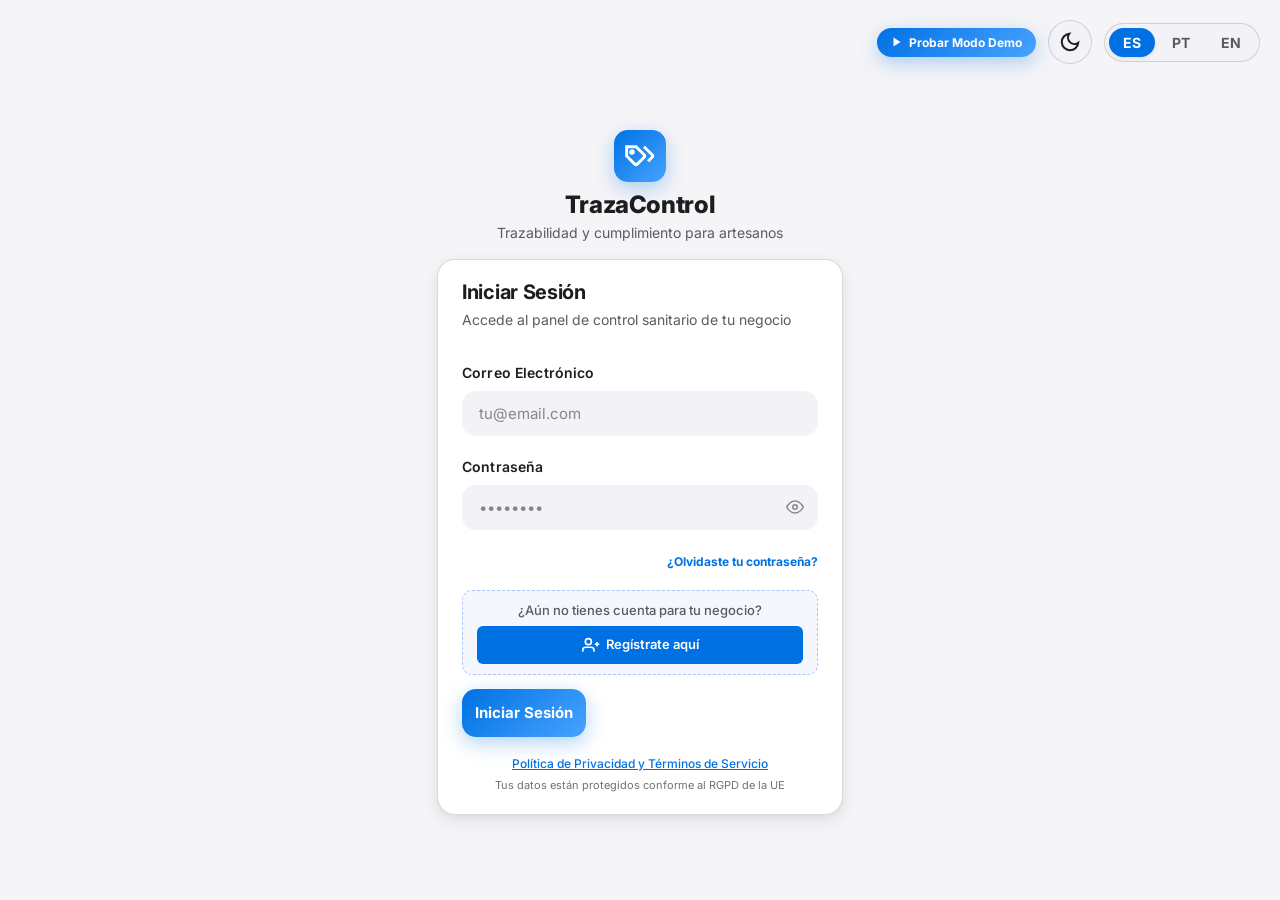
<file: public/index.html>
<!DOCTYPE html>
<html lang="es">
<head>
    <meta charset="UTF-8">
    <meta name="viewport" content="width=device-width, initial-scale=1.0, maximum-scale=5.0, viewport-fit=cover">
    <meta name="description" content="TrazaControl — Sistema Integral de Trazabilidad, APPCC y Seguridad Alimentaria para Pequeños Negocios y Artesanos Locales">
    <meta name="theme-color" content="#0071e3">
    <meta name="apple-mobile-web-app-capable" content="yes">
    <meta name="apple-mobile-web-app-status-bar-style" content="default">
    <meta name="application-name" content="TrazaControl">
    <meta name="robots" content="index, follow">

    <!-- Open Graph / Identity Metadata (Protects Against Phishing False Positives) -->
    <meta property="og:type" content="website">
    <meta property="og:site_name" content="TrazaControl">
    <meta property="og:title" content="TrazaControl — Gestión Sanitaria y Trazabilidad">
    <meta property="og:description" content="Sistema Integral de Trazabilidad, APPCC y Seguridad Alimentaria para Pequeños Negocios y Artesanos Locales">
    <meta property="og:locale" content="es_ES">

    <!-- Favicon & Touch Icons -->
    <link rel="icon" type="image/svg+xml" href="data:image/svg+xml,%3Csvg xmlns='http://www.w3.org/2000/svg' viewBox='0 0 100 100'%3E%3Crect width='100' height='100' rx='22' fill='%230071e3'/%3E%3Cpath d='M25 50 L42 67 L75 33' stroke='white' stroke-width='10' fill='none' stroke-linecap='round' stroke-linejoin='round'/%3E%3C/svg%3E">
    <link rel="apple-touch-icon" href="data:image/svg+xml,%3Csvg xmlns='http://www.w3.org/2000/svg' viewBox='0 0 100 100'%3E%3Crect width='100' height='100' rx='22' fill='%230071e3'/%3E%3Cpath d='M25 50 L42 67 L75 33' stroke='white' stroke-width='10' fill='none' stroke-linecap='round' stroke-linejoin='round'/%3E%3C/svg%3E">

    <!-- Schema.org SoftwareApplication (Signals Verified Web Application to Search Engine Crawlers) -->
    <script type="application/ld+json">
    {
      "@context": "https://schema.org",
      "@type": "WebApplication",
      "name": "TrazaControl",
      "applicationCategory": "BusinessApplication",
      "operatingSystem": "All modern browsers",
      "description": "Sistema Integral de Trazabilidad, APPCC y Seguridad Alimentaria para Pequeños Negocios y Artesanos Locales.",
      "browserRequirements": "Requires JavaScript. Requires HTML5."
    }
    </script>

    <title>TrazaControl — Gestión Sanitaria y Trazabilidad</title>

    <!-- Google Fonts: Inter -->
    <link rel="preconnect" href="https://fonts.googleapis.com">
    <link rel="preconnect" href="https://fonts.gstatic.com" crossorigin>
    <link href="https://fonts.googleapis.com/css2?family=Inter:wght@300;400;500;600;700;800&display=swap" rel="stylesheet">
    <link rel="manifest" href="manifest.json">

    <!-- CSS Design System -->
    <link rel="stylesheet" href="css/main.css?v=20261005_NAV">
    <link rel="stylesheet" href="css/animations.css?v=20261005_NAV">
    <link rel="stylesheet" href="css/components.css?v=20261005_NAV">
    <link rel="stylesheet" href="css/layout.css?v=20261005_NAV">
    <link rel="stylesheet" href="css/modules.css?v=20261005_NAV">
</head>
<body>

    <!-- Toast Notification Container -->
    <div id="toast-container" class="toast-container"></div>



    <!-- ============================================================
         AUTH SCREEN (Login / Registration / Demo Entry)
         ============================================================ -->
    <div id="auth-screen" class="auth-screen active">
        <!-- Floating Language Selector & Theme Toggle on Auth Screen -->
        <div class="auth-top-bar">
            <button type="button" id="demo-btn" class="demo-btn-top ripple-container" aria-label="Probar Modo Demo">
                <svg viewBox="0 0 24 24" fill="currentColor" width="12" height="12"><polygon points="5 3 19 12 5 21 5 3"/></svg>
                <span data-i18n="auth.try_demo">Probar Demo</span>
            </button>
            <button class="theme-toggle-btn" id="auth-theme-toggle-btn" title="Modo Oscuro / Claro" aria-label="Cambiar tema">
                <svg viewBox="0 0 24 24" fill="none" stroke="currentColor" stroke-width="2.2"><path d="M21 12.79A9 9 0 1111.21 3 7 7 0 0021 12.79z"/></svg>
            </button>
            <div class="lang-selector">
                <button type="button" class="lang-btn active" data-lang="es" onclick="App.changeLanguage('es')">ES</button>
                <button type="button" class="lang-btn" data-lang="pt" onclick="App.changeLanguage('pt')">PT</button>
                <button type="button" class="lang-btn" data-lang="en" onclick="App.changeLanguage('en')">EN</button>
            </div>
        </div>

        <div class="auth-container">
            <div class="auth-logo">
                <div class="auth-logo-icon">
                    <svg viewBox="0 0 24 24" fill="none" stroke="currentColor" stroke-width="2.2">
                        <path d="M9 5H2v7l6.29 6.29a1 1 0 001.42 0l5.58-5.58a1 1 0 000-1.42L9 5z"/>
                        <circle cx="6" cy="9" r="1"/>
                        <path d="M15 5l6.29 6.29a1 1 0 010 1.42L18 16"/>
                    </svg>
                </div>
                <h1 data-i18n="app.name">TrazaControl</h1>
                <p class="text-secondary" data-i18n="app.tagline">Gestión de Trazabilidad y APPCC para Pequeños Negocios</p>
            </div>

            <!-- Login Form Card -->
            <div id="login-form-container" class="auth-card">
                <h2 data-i18n="auth.login_title">Iniciar Sesión</h2>
                <p class="auth-subtitle" data-i18n="auth.login_subtitle">Accede al panel de control sanitario de tu negocio</p>

                <div id="login-error" class="form-error mb-4" style="text-align: center;"></div>

                <form id="login-form" method="post" action="javascript:void(0);" onsubmit="return false;" autocomplete="on">
                    <div class="form-group">
                        <label class="form-label" data-i18n="auth.email">Correo Electrónico</label>
                        <input type="email" id="login-email" name="email" class="form-input" placeholder="tu@email.com" required autocomplete="username" autocapitalize="none" autocorrect="off" spellcheck="false">
                    </div>

                    <div class="form-group">
                        <label class="form-label" data-i18n="auth.password">Contraseña</label>
                        <div class="password-wrapper">
                            <input type="password" id="login-password" name="password" class="form-input" placeholder="••••••••" required autocomplete="current-password" autocapitalize="none" autocorrect="off" spellcheck="false">
                            <button type="button" class="password-toggle-btn" onclick="Utils.togglePasswordVisibility('login-password', this)" title="Mostrar / Ocultar contraseña" aria-label="Mostrar u ocultar contraseña">
                                <svg viewBox="0 0 24 24" fill="none" stroke="currentColor" stroke-width="2"><path d="M1 12s4-8 11-8 11 8 11 8-4 8-11 8-11-8-11-8z"/><circle cx="12" cy="12" r="3"/></svg>
                            </button>
                        </div>
                    </div>

                    <div style="text-align: right; margin-top: -6px; margin-bottom: 8px;">
                        <button type="button" id="show-forgot-password" class="btn btn-ghost btn-sm" style="font-size: 12px; padding: 0; color: var(--primary);" data-i18n="auth.forgot_password">
                            ¿Olvidaste tu contraseña?
                        </button>
                    </div>

                    <!-- Apartado Regístrate (Solicitado por el usuario, ubicado justo bajo '¿Olvidaste tu contraseña?') -->
                    <div class="auth-register-box" style="margin-top: 6px; margin-bottom: 14px; padding: 10px 14px; background: rgba(37, 99, 235, 0.05); border: 1.5px dashed rgba(37, 99, 235, 0.35); border-radius: 10px; text-align: center;">
                        <div style="font-size: 13px; color: var(--text-secondary); margin-bottom: 6px; font-weight: 500;" data-i18n="auth.no_account_question">¿Aún no tienes cuenta para tu negocio?</div>
                        <button type="button" id="show-register-direct" class="btn btn-sm ripple-container" style="background: var(--primary); color: #fff; font-weight: 600; font-size: 13px; padding: 8px 12px; border: none; border-radius: 6px; display: flex; align-items: center; justify-content: center; gap: 6px; margin: 0 auto; width: 100%;">
                            <svg viewBox="0 0 24 24" width="16" height="16" fill="none" stroke="currentColor" stroke-width="2.2"><path d="M16 21v-2a4 4 0 0 0-4-4H5a4 4 0 0 0-4 4v2"/><circle cx="8.5" cy="7.5" r="4"/><line x1="20" y1="8" x2="20" y2="14"/><line x1="23" y1="11" x2="17" y2="11"/></svg>
                            <span data-i18n="auth.register_direct_btn">Regístrate aquí</span>
                        </button>
                    </div>

                    <!-- Error feedback right above submit button -->
                    <div id="login-error-bottom" class="form-error mb-3" style="text-align: center; justify-content: center; display: none;"></div>

                    <button type="submit" id="login-submit-btn" class="btn btn-primary btn-block ripple-container" style="padding: 13px; font-size: 15px;" data-i18n="auth.login_btn">
                        Iniciar Sesión
                    </button>
                </form>

                <!-- Privacy Policy & Terms of Service Footer -->
                <div class="auth-legal-footer" style="margin-top: 18px; text-align: center; font-size: 12px; color: var(--text-tertiary); line-height: 1.5;">
                    <a href="javascript:void(0)" onclick="Utils.openModal('legal-modal')" style="color: var(--primary); text-decoration: underline; cursor: pointer; font-weight: 500;" data-i18n="auth.privacy_terms_link">Política de Privacidad y Términos de Servicio</a>
                    <div style="font-size: 11px; opacity: 0.85; margin-top: 4px; color: var(--text-secondary);" data-i18n="auth.privacy_gdpr_note">Tus datos están protegidos conforme al RGPD de la UE</div>
                </div>
            </div>

            <!-- Register Form Card -->
            <div id="register-form-container" class="auth-card hidden">
                <h2 data-i18n="auth.register_title">Registrar mi Negocio</h2>
                <p class="auth-subtitle" data-i18n="auth.register_subtitle">Configura el control sanitario para tu obrador, fábrica o tienda</p>

                <div id="register-error" class="form-error mb-4" style="text-align: center;"></div>

                <form id="register-form" method="post" action="javascript:void(0);" onsubmit="return false;" autocomplete="on">
                    <div class="form-group">
                        <label class="form-label" data-i18n="auth.business_name">Nombre del Negocio / Razón Social</label>
                        <input type="text" id="register-business" class="form-input" placeholder="Ej: Panadería El Obrador / Embutidos Sierra" required>
                    </div>

                    <div class="grid-2">
                        <div class="form-group">
                            <label class="form-label" data-i18n="auth.owner_name">Responsable / Titular</label>
                            <input type="text" id="register-name" class="form-input" placeholder="Nombre y apellidos" required>
                        </div>
                        <div class="form-group">
                            <label class="form-label" data-i18n="auth.business_type">Tipo de Negocio</label>
                            <select id="register-type" class="form-select" required>
                                <option value="bakery" data-i18n="auth.business_types.bakery">Panadería / Pastelería</option>
                                <option value="butchery" data-i18n="auth.business_types.butchery">Carnicería / Charcutería / Matadero</option>
                                <option value="curing" data-i18n="auth.business_types.curing">Secadero / Jamones / Embutidos</option>
                                <option value="dairy" data-i18n="auth.business_types.dairy">Quesería / Lácteos</option>
                                <option value="canning" data-i18n="auth.business_types.canning">Conservas Artesanales</option>
                                <option value="honey" data-i18n="auth.business_types.honey">Miel / Apicultura</option>
                                <option value="brewery" data-i18n="auth.business_types.brewery">Cervecería Artesanal</option>
                                <option value="restaurant" data-i18n="auth.business_types.restaurant">Restauración / Catering</option>
                                <option value="other" data-i18n="auth.business_types.other">Otro Negocio Alimentario</option>
                            </select>
                        </div>
                    </div>

                    <div class="grid-2">
                        <div class="form-group">
                            <label class="form-label" data-i18n="auth.cif_label">NIF / CIF o Registro Sanitario</label>
                            <input type="text" id="register-cif" class="form-input" placeholder="Ej: B12345678 / ES-10.000/B">
                        </div>
                        <div class="form-group">
                            <label class="form-label" data-i18n="auth.phone_label">Teléfono de Contacto</label>
                            <input type="tel" id="register-phone" class="form-input" placeholder="Ej: 600123456">
                        </div>
                    </div>

                    <div class="form-group">
                        <label class="form-label" data-i18n="auth.email">Correo Electrónico (Tu usuario)</label>
                        <input type="email" id="register-email" class="form-input" placeholder="tu@email.com" required autocomplete="username">
                    </div>

                    <div class="grid-2">
                        <div class="form-group">
                            <label class="form-label" data-i18n="auth.password">Contraseña</label>
                            <div class="password-wrapper">
                                <input type="password" id="register-password" class="form-input" placeholder="Mín. 8 caracteres" required autocomplete="new-password">
                                <button type="button" class="password-toggle-btn" onclick="Utils.togglePasswordVisibility('register-password', this)" title="Mostrar / Ocultar contraseña">
                                    <svg viewBox="0 0 24 24" fill="none" stroke="currentColor" stroke-width="2"><path d="M1 12s4-8 11-8 11 8 11 8-4 8-11 8-11-8-11-8z"/><circle cx="12" cy="12" r="3"/></svg>
                                </button>
                            </div>
                        </div>
                        <div class="form-group">
                            <label class="form-label" data-i18n="auth.confirm_password">Confirmar Contraseña</label>
                            <div class="password-wrapper">
                                <input type="password" id="register-confirm-password" class="form-input" placeholder="Repite contraseña" required autocomplete="new-password">
                                <button type="button" class="password-toggle-btn" onclick="Utils.togglePasswordVisibility('register-confirm-password', this)" title="Mostrar / Ocultar contraseña">
                                    <svg viewBox="0 0 24 24" fill="none" stroke="currentColor" stroke-width="2"><path d="M1 12s4-8 11-8 11 8 11 8-4 8-11 8-11-8-11-8z"/><circle cx="12" cy="12" r="3"/></svg>
                                </button>
                            </div>
                        </div>
                    </div>

                    <button type="submit" class="btn btn-primary btn-block ripple-container" style="padding: 13px; font-size: 15px;" data-i18n="auth.register_btn">
                        Crear cuenta y comenzar
                    </button>
                </form>

                <div class="auth-footer">
                    <span data-i18n="auth.have_account">¿Ya tienes cuenta?</span>
                    <button type="button" id="show-login" data-i18n="auth.login_link">Iniciar Sesión</button>
                </div>
            </div>

            <!-- Forgot Password Card -->
            <div id="forgot-form-container" class="auth-card hidden">
                <h2 data-i18n="auth.forgot_title">Recuperar Contraseña</h2>
                <p class="auth-subtitle" data-i18n="auth.forgot_subtitle">Introduce tu correo para recibir las instrucciones de recuperación</p>

                <div id="forgot-error" class="form-error mb-4" style="text-align: center;"></div>
                <div id="forgot-success" class="alert alert-success mb-4 hidden" style="padding: 12px; font-size: 13px; border-radius: 8px; text-align: center;"></div>

                <form id="forgot-form" method="post" action="javascript:void(0);" onsubmit="return false;" autocomplete="on">
                    <div class="form-group">
                        <label class="form-label" data-i18n="auth.email">Correo Electrónico</label>
                        <input type="email" id="forgot-email" name="email" class="form-input" placeholder="tu@email.com" required autocomplete="username" autocapitalize="none" autocorrect="off" spellcheck="false">
                    </div>

                    <button type="submit" class="btn btn-primary btn-block ripple-container" style="padding: 13px; font-size: 15px;" data-i18n="auth.send_recovery_btn">
                        Enviar Enlace de Recuperación
                    </button>
                </form>

                <div class="auth-footer">
                    <button type="button" id="show-login-from-forgot" data-i18n="auth.back_to_login">← Volver a Iniciar Sesión</button>
                </div>
            </div>
        </div>
    </div>

    <!-- ============================================================
         MAIN APP SHELL (Sidebar, Header, Main Content, Bottom Nav)
         ============================================================ -->
    <div id="app-container" class="app-container">

        <!-- Mobile Dimmer Overlay -->
        <div id="sidebar-overlay" class="sidebar-overlay" onclick="App.closeMobileMenu()"></div>

        <!-- Sidebar Navigation -->
        <aside id="sidebar" class="sidebar">
            <div class="sidebar-header">
                <div class="sidebar-logo">
                    <svg viewBox="0 0 24 24" fill="none" stroke="currentColor" stroke-width="2.2">
                        <path d="M9 5H2v7l6.29 6.29a1 1 0 001.42 0l5.58-5.58a1 1 0 000-1.42L9 5z"/>
                        <circle cx="6" cy="9" r="1"/>
                    </svg>
                </div>
                <div class="sidebar-brand">
                    <span class="sidebar-brand-name" data-i18n="app.name">TrazaControl</span>
                    <span class="sidebar-brand-tagline">APPCC & Trazabilidad</span>
                </div>
            </div>

            <!-- Desktop Collapse Toggle Button -->
            <button id="sidebar-toggle" class="sidebar-toggle" title="Contraer barra lateral" aria-label="Contraer barra lateral">
                <svg viewBox="0 0 24 24" fill="none" stroke="currentColor" stroke-width="2.5">
                    <polyline points="15 18 9 12 15 6"/>
                </svg>
            </button>

            <!-- Navigation Links Container -->
            <nav id="sidebar-nav" class="sidebar-nav"></nav>

            <!-- Sidebar User Profile Footer -->
            <div class="sidebar-footer">
                <div class="sidebar-user" id="sidebar-user-container">
                    <div class="avatar avatar-sm avatar-primary" id="sidebar-user-avatar">TC</div>
                    <div class="sidebar-user-info">
                        <div class="sidebar-user-name" id="sidebar-user-name">Usuario</div>
                        <div class="sidebar-user-email" id="sidebar-user-email">email@negocio.es</div>
                    </div>
                </div>
            </div>
        </aside>

        <!-- Main Content Area Wrapper -->
        <div class="main-content">
            <!-- Top Sticky Glass Header -->
            <header class="top-header">
                <div class="top-header-left">
                    <button class="mobile-menu-btn" id="mobile-menu-btn" onclick="App.toggleMobileMenu()" aria-label="Abrir Menú">
                        <div class="hamburger">
                            <span class="hamburger-line"></span>
                            <span class="hamburger-line"></span>
                            <span class="hamburger-line"></span>
                        </div>
                    </button>
                    <h1 class="page-title" id="page-title" data-i18n="nav.dashboard">Panel Principal</h1>
                </div>

                <div class="top-header-right">
                    <!-- Connection & Offline Sync Status Pill -->
                    <div id="connection-status-badge" class="connection-status-badge online" title="Estado de conexión. Haz clic para sincronizar">
                        <span class="status-indicator-dot"></span>
                        <span class="status-text" id="connection-status-text" data-i18n="app.online">En línea</span>
                        <button type="button" id="manual-sync-btn" class="manual-sync-btn hidden" title="Sincronizar ahora con la nube" aria-label="Sincronizar">
                            <svg viewBox="0 0 24 24" fill="none" stroke="currentColor" stroke-width="2.2">
                                <path d="M21.5 2v6h-6M21.34 15.57a10 10 0 1 1-.57-8.38l5.67-5.67"/>
                            </svg>
                        </button>
                    </div>

                    <!-- Tour Guide Button -->
                    <button class="theme-toggle-btn" id="tour-help-btn" title="Guía y Tour" aria-label="Ver guía de la aplicación">
                        <svg viewBox="0 0 24 24" fill="none" stroke="currentColor" stroke-width="2.2"><circle cx="12" cy="12" r="10"/><path d="M9.09 9a3 3 0 015.83 1c0 2-3 3-3 3"/><line x1="12" y1="17" x2="12.01" y2="17"/></svg>
                    </button>

                    <!-- Light / Dark Mode Toggle Button -->
                    <button class="theme-toggle-btn" id="theme-toggle-btn" title="Modo Oscuro / Claro" aria-label="Cambiar tema">
                        <svg viewBox="0 0 24 24" fill="none" stroke="currentColor" stroke-width="2.2"><path d="M21 12.79A9 9 0 1111.21 3 7 7 0 0021 12.79z"/></svg>
                    </button>

                    <!-- Header Logout Button -->
                    <button class="theme-toggle-btn header-logout-btn" id="header-logout-btn" title="Cerrar Sesión / Salir" aria-label="Cerrar Sesión">
                        <svg viewBox="0 0 24 24" fill="none" stroke="currentColor" stroke-width="2.2">
                            <path d="M9 21H5a2 2 0 01-2-2V5a2 2 0 012-2h4"/>
                            <polyline points="16 17 21 12 16 7"/>
                            <line x1="21" y1="12" x2="9" y2="12"/>
                        </svg>
                    </button>

                    <!-- Real-time Language Switcher ES / PT / EN -->
                    <div class="lang-selector">
                        <button type="button" class="lang-btn active" data-lang="es" onclick="App.changeLanguage('es')">ES</button>
                        <button type="button" class="lang-btn" data-lang="pt" onclick="App.changeLanguage('pt')">PT</button>
                        <button type="button" class="lang-btn" data-lang="en" onclick="App.changeLanguage('en')">EN</button>
                    </div>

                    <!-- Quick Notifications Bell -->
                    <div class="header-notifications">
                        <button class="notification-btn" onclick="App.navigateTo('dashboard')" aria-label="Notificaciones">
                            <svg viewBox="0 0 24 24" width="22" height="22" fill="none" stroke="currentColor" stroke-width="2.2">
                                <path d="M18 8A6 6 0 006 8c0 7-3 9-3 9h18s-3-2-3-9"/>
                                <path d="M13.73 21a2 2 0 01-3.46 0"/>
                            </svg>
                        </button>
                    </div>
                </div>
            </header>

            <!-- Offline Notification Banner (Para cámaras frigoríficas, secaderos y mataderos sin cobertura) -->
            <div id="offline-notification-bar" class="offline-notification-bar hidden">
                <div class="offline-bar-content">
                    <span class="offline-badge-icon">📡</span>
                    <div class="offline-message">
                        <strong data-i18n="offline.banner_title">Modo Sin Cobertura Activo (Cámaras / Secadero)</strong>
                        <span data-i18n="offline.banner_desc">Puedes seguir registrando temperaturas, lotes y tareas normalmente. Se guardan en este dispositivo y se sincronizarán al recuperar cobertura.</span>
                    </div>
                    <span id="offline-pending-badge" class="offline-pending-count">0 pendientes</span>
                </div>
            </div>

            <!-- Dynamic Views Injection Area -->
            <main class="content-area" id="content-area"></main>
        </div>

        <!-- Mobile Bottom Navigation Bar -->
        <nav class="bottom-nav" id="bottom-nav">
            <div class="bottom-nav-items" id="bottom-nav-items"></div>
        </nav>
    </div>

    <!-- Supabase Cloud Backend Configuration Modal -->
    <div id="supabase-modal" class="modal-overlay hidden">
        <div class="modal modal-lg">
            <div class="modal-header">
                <h3>⚙️ Configuración Supabase Cloud Backend</h3>
                <button class="modal-close" onclick="Utils.closeModal('supabase-modal')">
                    <svg viewBox="0 0 24 24" fill="none" stroke="currentColor" stroke-width="2"><path d="M18 6L6 18M6 6l12 12"/></svg>
                </button>
            </div>
            <div class="modal-body">
                <p class="text-secondary mb-4" style="font-size: 14px;">
                    Introduce el <strong>Project URL</strong> y la <strong>Anon / Public API Key</strong> de tu proyecto <code>trazacontrol</code> en Supabase para sincronizar usuarios y registros en tiempo real en la nube.
                </p>
                <form id="supabase-config-form" onsubmit="event.preventDefault(); SupabaseConfig.saveConfigFromModal();">
                    <div class="form-group">
                        <label class="form-label">Project URL (Supabase)</label>
                        <input type="url" id="supabase-url-input" class="form-input" placeholder="https://xxxxxxxxxxxxxxxxxxxx.supabase.co" required>
                        <span class="text-tertiary" style="font-size: 11px;">Encuéntralo en Supabase Dashboard &gt; Project Settings &gt; API &gt; Project URL</span>
                    </div>
                    <div class="form-group">
                        <label class="form-label">Anon / Public API Key</label>
                        <input type="text" id="supabase-key-input" class="form-input" placeholder="eyJhbGciOiJIUzI1NiIsInR5cCI6IkpXVCJ9..." required>
                        <span class="text-tertiary" style="font-size: 11px;">Encuéntralo en Supabase Dashboard &gt; Project Settings &gt; API &gt; Project API keys (anon public)</span>
                    </div>
                    <div class="modal-footer" style="padding: 12px 0 0 0; margin-top: 16px;">
                        <button type="button" class="btn btn-secondary" onclick="Utils.closeModal('supabase-modal')">Cerrar</button>
                        <button type="submit" class="btn btn-primary ripple-container">Guardar y Probar Conexión</button>
                    </div>
                </form>
            </div>
        </div>
    </div>

    <!-- Password Reset / Update Modal (Triggered on password recovery) -->
    <div id="update-password-modal" class="modal-overlay hidden">
        <div class="modal">
            <div class="modal-header">
                <h3>Establecer Nueva Contraseña</h3>
            </div>
            <div class="modal-body">
                <p class="text-secondary mb-4" style="font-size: 13px;">Introduce tu nueva contraseña segura para acceder a TrazaControl.</p>
                <div id="update-password-error" class="form-error mb-3" style="text-align: center;"></div>
                <form id="update-password-form">
                    <div class="form-group">
                        <label class="form-label">Nueva Contraseña</label>
                        <div class="password-wrapper">
                            <input type="password" id="reset-new-password" class="form-input" placeholder="Mínimo 8 caracteres" required autocomplete="new-password">
                            <button type="button" class="password-toggle-btn" onclick="Utils.togglePasswordVisibility('reset-new-password', this)" title="Mostrar / Ocultar contraseña">
                                <svg viewBox="0 0 24 24" fill="none" stroke="currentColor" stroke-width="2"><path d="M1 12s4-8 11-8 11 8 11 8-4 8-11 8-11-8-11-8z"/><circle cx="12" cy="12" r="3"/></svg>
                            </button>
                        </div>
                    </div>
                    <div class="form-group">
                        <label class="form-label">Confirmar Contraseña</label>
                        <div class="password-wrapper">
                            <input type="password" id="reset-confirm-password" class="form-input" placeholder="Repite la contraseña" required autocomplete="new-password">
                            <button type="button" class="password-toggle-btn" onclick="Utils.togglePasswordVisibility('reset-confirm-password', this)" title="Mostrar / Ocultar contraseña">
                                <svg viewBox="0 0 24 24" fill="none" stroke="currentColor" stroke-width="2"><path d="M1 12s4-8 11-8 11 8 11 8-4 8-11 8-11-8-11-8z"/><circle cx="12" cy="12" r="3"/></svg>
                            </button>
                        </div>
                    </div>
                    <div class="modal-footer" style="padding: 12px 0 0 0; margin-top: 16px;">
                        <button type="submit" class="btn btn-primary btn-block ripple-container">Guardar Contraseña</button>
                    </div>
                </form>
            </div>
        </div>
    </div>

    <!-- ============================================================
         PRIVACY POLICY & TERMS OF SERVICE MODAL (RGPD / GDPR)
         ============================================================ -->
    <div id="legal-modal" class="modal-overlay hidden" onclick="if (event.target === this) Utils.closeModal('legal-modal')">
        <div class="modal modal-lg">
            <div class="modal-header">
                <h3 data-i18n="auth.legal_title">Política de Privacidad y Términos de Servicio</h3>
                <button type="button" class="modal-close" onclick="Utils.closeModal('legal-modal')" aria-label="Cerrar">&times;</button>
            </div>
            <div class="modal-body" style="font-size: 13.5px; line-height: 1.6; max-height: 65vh; overflow-y: auto;">
                <div class="mb-4">
                    <h4 style="color: var(--text-primary); font-size: 15px; margin-bottom: 6px; font-weight: 600;" data-i18n="auth.legal_rgpd_title">1. Protección de Datos y RGPD</h4>
                    <p class="text-secondary" data-i18n="auth.legal_rgpd_text">En TrazaControl garantizamos la máxima seguridad y confidencialidad de la información de tu negocio. Todos los datos registrados (temperaturas, lotes, limpieza, proveedores y recetas) pertenecen exclusivamente a tu empresa y se almacenan de forma cifrada con aislamiento estricto (Row Level Security). Ningún tercero tiene acceso a tus datos.</p>
                </div>
                <div class="mb-4">
                    <h4 style="color: var(--text-primary); font-size: 15px; margin-bottom: 6px; font-weight: 600;" data-i18n="auth.legal_purpose_title">2. Finalidad del Tratamiento</h4>
                    <p class="text-secondary" data-i18n="auth.legal_purpose_text">El tratamiento de los datos se realiza exclusivamente para facilitar el autocontrol sanitario (APPCC) y el cumplimiento de las normativas vigentes (Reglamento CE 178/2002 y Reglamento CE 852/2004) exigidas por las autoridades sanitarias.</p>
                </div>
                <div class="mb-4">
                    <h4 style="color: var(--text-primary); font-size: 15px; margin-bottom: 6px; font-weight: 600;" data-i18n="auth.legal_offline_title">3. Datos Locales y Funcionamiento Offline</h4>
                    <p class="text-secondary" data-i18n="auth.legal_offline_text">La aplicación permite el registro sin cobertura en cámaras o secaderos mediante almacenamiento seguro local (IndexedDB) en tu dispositivo. Los datos se sincronizan con la nube tan pronto como se restablece la conexión.</p>
                </div>
                <div>
                    <h4 style="color: var(--text-primary); font-size: 15px; margin-bottom: 6px; font-weight: 600;" data-i18n="auth.legal_rights_title">4. Tus Derechos</h4>
                    <p class="text-secondary" data-i18n="auth.legal_rights_text">Conforme a la normativa europea de protección de datos, puedes solicitar en cualquier momento la exportación, rectificación o eliminación total de tu cuenta y todos sus registros asociados sin penalización alguna.</p>
                </div>
            </div>
            <div class="modal-footer" style="padding: 12px 20px; display: flex; justify-content: flex-end;">
                <button type="button" class="btn btn-primary" onclick="Utils.closeModal('legal-modal')" data-i18n="auth.close_legal">Entendido y Cerrar</button>
            </div>
        </div>
    </div>

    <!-- ============================================================
         SCRIPTS: Core Libraries & Modules (Loaded in dependency order)
         ============================================================ -->
    <!-- 0. Supabase Backend SDK (Local Vendor Bundle) & Configuration -->
    <script src="js/vendor/supabase.min.js"></script>
    <script src="js/supabase-config.js?v=20260828_SUPABASE"></script>

    <!-- 1. Database & Persistence Layer -->
    <script src="js/db.js?v=20260925_OFFLINE_V1"></script>
    <!-- 1b. Offline Synchronization Engine (Cold rooms / Secaderos) -->
    <script src="js/sync.js?v=20260925_OFFLINE_V1"></script>

    <!-- 2. Utilities & Helper Functions -->
    <script src="js/utils.js?v=20261004_TOUR_V4"></script>

    <!-- 3. Internationalization Engine (ES/PT/EN) -->
    <script src="js/i18n.js?v=20261004_TOUR_V4"></script>

    <!-- 4. User Authentication & Session Engine -->
    <script src="js/auth.js?v=20261004_TOUR_V4"></script>

    <!-- 6. Demo Dataset Generator -->
    <script src="js/demo-data.js?v=20261004_TOUR_V4"></script>

    <!-- 7. Functional Business Modules -->
    <script src="js/modules/dashboard.js?v=20261004_TOUR_V4"></script>
    <script src="js/modules/traceability.js?v=20261004_TOUR_V4"></script>
    <script src="js/modules/temperature.js?v=20261004_TOUR_V4"></script>
    <script src="js/modules/pest-control.js?v=20261004_TOUR_V4"></script>
    <script src="js/modules/cleaning.js?v=20261004_TOUR_V4"></script>
    <script src="js/modules/water.js?v=20261004_TOUR_V4"></script>
    <script src="js/modules/incidents.js?v=20261004_TOUR_V4"></script>
    <script src="js/modules/stock.js?v=20261004_TOUR_V4"></script>
    <script src="js/modules/recipes.js?v=20261004_TOUR_V4"></script>
    <script src="js/modules/suppliers.js?v=20261004_TOUR_V4"></script>
    <script src="js/modules/goods-entry.js?v=20261004_TOUR_V4"></script>
    <script src="js/modules/reports.js?v=20261004_TOUR_V4"></script>

    <!-- 8. Master Application Orchestrator & Router -->
    <script src="js/tour.js?v=20261004_TOUR_V4"></script>
    <script src="js/app.js?v=20261004_TOUR_V4"></script>
</body>
</html>
</file>
<file: public/css/main.css>
/* ============================================================
   TrazaControl — Design System (Apple-Inspired)
   Premium visual system with Accessible Sizing & Dark/Light Themes
   ============================================================ */

/* ---- Google Fonts ---- */
@import url('https://fonts.googleapis.com/css2?family=Inter:wght@300;400;500;600;700;800&display=swap');

/* ============================================================
   CSS Custom Properties — Light Theme (Default)
   ============================================================ */
:root {
    /* ---- Primary Palette ---- */
    --primary: #0071E3;
    --primary-hover: #005BB5;
    --primary-light: #47A3FF;
    --primary-ultra-light: #EBF5FF;
    --primary-gradient: linear-gradient(135deg, #0071E3 0%, #47A3FF 100%);
    --primary-gradient-hover: linear-gradient(135deg, #005BB5 0%, #3095FF 100%);

    /* ---- Semantic Colors ---- */
    --success: #28CD41;
    --success-light: #EAFBF0;
    --success-hover: #22B038;
    --warning: #FF9F0A;
    --warning-light: #FFF7E6;
    --warning-hover: #E08C08;
    --danger: #FF3B30;
    --danger-light: #FFEBEA;
    --danger-hover: #D92D23;
    --info: #5E5CE6;
    --info-light: #F0F0FC;

    /* ---- Neutral Palette ---- */
    --gray-50: #F9FAFB;
    --gray-100: #F2F2F7;
    --gray-200: #E5E5EA;
    --gray-300: #D1D1D6;
    --gray-400: #C7C7CC;
    --gray-500: #AEAEB2;
    --gray-600: #8E8E93;
    --gray-700: #636366;
    --gray-800: #3A3A3C;
    --gray-900: #2C2C2E;
    --gray-950: #1C1C1E;

    /* ---- Background Colors ---- */
    --bg-primary: #F5F5F7;
    --bg-secondary: #FFFFFF;
    --bg-card: #FFFFFF;
    --bg-card-hover: #FBFBFC;
    --bg-glass: rgba(255, 255, 255, 0.78);
    --bg-glass-strong: rgba(255, 255, 255, 0.92);
    --bg-overlay: rgba(0, 0, 0, 0.45);
    --bg-sidebar: #FFFFFF;
    --bg-input: #F2F2F7;
    --bg-input-focus: #FFFFFF;

    /* ---- Text Colors (High Contrast for Readability) ---- */
    --text-primary: #1D1D1F;
    --text-secondary: #5A5A60;
    --text-tertiary: #86868B;
    --text-inverse: #FFFFFF;
    --text-link: #0071E3;

    /* ---- Border Colors ---- */
    --border-light: rgba(0, 0, 0, 0.08);
    --border-medium: rgba(0, 0, 0, 0.14);
    --border-strong: rgba(0, 0, 0, 0.22);
    --border-focus: #0071E3;
    --border-success: #28CD41;
    --border-warning: #FF9F0A;
    --border-danger: #FF3B30;

    /* ---- Shadows ---- */
    --shadow-xs: 0 1px 2px rgba(0, 0, 0, 0.05);
    --shadow-sm: 0 2px 5px rgba(0, 0, 0, 0.06), 0 1px 2px rgba(0, 0, 0, 0.04);
    --shadow-md: 0 6px 18px rgba(0, 0, 0, 0.08), 0 2px 6px rgba(0, 0, 0, 0.04);
    --shadow-lg: 0 12px 36px rgba(0, 0, 0, 0.1), 0 4px 12px rgba(0, 0, 0, 0.05);
    --shadow-xl: 0 20px 50px rgba(0, 0, 0, 0.14), 0 8px 20px rgba(0, 0, 0, 0.06);
    --shadow-2xl: 0 30px 70px rgba(0, 0, 0, 0.18), 0 12px 28px rgba(0, 0, 0, 0.08);
    --shadow-primary: 0 6px 20px rgba(0, 113, 227, 0.3);
    --shadow-card-hover: 0 14px 40px rgba(0, 0, 0, 0.12), 0 4px 12px rgba(0, 0, 0, 0.06);

    /* ---- Border Radius ---- */
    --radius-xs: 8px;
    --radius-sm: 10px;
    --radius-md: 14px;
    --radius-lg: 18px;
    --radius-xl: 24px;
    --radius-2xl: 30px;
    --radius-full: 9999px;

    /* ---- Spacing Scale ---- */
    --space-1: 4px;
    --space-2: 8px;
    --space-3: 12px;
    --space-4: 16px;
    --space-5: 20px;
    --space-6: 24px;
    --space-7: 28px;
    --space-8: 32px;
    --space-10: 40px;
    --space-12: 48px;

    /* ---- Calibrated Typography (Clear, Sharp & Readable) ---- */
    --font-family: 'Inter', -apple-system, BlinkMacSystemFont, 'SF Pro Display', 'Segoe UI', Roboto, sans-serif;
    --font-mono: 'SF Mono', Consolas, Menlo, monospace;

    --text-xs: 0.75rem;     /* 12px */
    --text-sm: 0.875rem;    /* 14px */
    --text-base: 0.9375rem; /* 15px */
    --text-md: 1rem;        /* 16px */
    --text-lg: 1.125rem;    /* 18px */
    --text-xl: 1.25rem;     /* 20px */
    --text-2xl: 1.5rem;     /* 24px */
    --text-3xl: 1.875rem;   /* 30px */
    --text-4xl: 2.25rem;    /* 36px */

    --leading-tight: 1.25;
    --leading-normal: 1.5;
    --leading-relaxed: 1.6;

    --tracking-tight: -0.015em;
    --tracking-normal: 0;
    --tracking-wide: 0.01em;

    /* ---- Layout Dimensions ---- */
    --sidebar-width: 250px;
    --sidebar-collapsed-width: 76px;
    --header-height: 64px;
    --bottom-nav-height: 68px;

    /* ---- Z-Index Scale ---- */
    --z-dropdown: 1000;
    --z-sticky: 1020;
    --z-fixed: 1030;
    --z-overlay: 1040;
    --z-modal: 1050;
    --z-toast: 1060;
    --z-tooltip: 1070;

    /* ---- Transitions ---- */
    --ease-out: cubic-bezier(0.16, 1, 0.3, 1);
    --duration-fast: 180ms;
    --duration-normal: 260ms;
    --duration-slow: 380ms;
}

/* ============================================================
   Dark Theme Overrides [data-theme="dark"]
   ============================================================ */
[data-theme="dark"] {
    --primary: #2997FF;
    --primary-hover: #47A3FF;
    --primary-light: #70B8FF;
    --primary-ultra-light: rgba(41, 151, 255, 0.16);
    --primary-gradient: linear-gradient(135deg, #2997FF 0%, #70B8FF 100%);
    --primary-gradient-hover: linear-gradient(135deg, #47A3FF 0%, #8AC5FF 100%);

    --success: #30D158;
    --success-light: rgba(48, 209, 88, 0.16);
    --success-hover: #34E062;
    --warning: #FF9F0A;
    --warning-light: rgba(255, 159, 10, 0.16);
    --warning-hover: #FFB340;
    --danger: #FF453A;
    --danger-light: rgba(255, 69, 58, 0.18);
    --danger-hover: #FF6961;
    --info: #6B68FF;
    --info-light: rgba(107, 104, 255, 0.16);

    --gray-50: #1C1C1E;
    --gray-100: #2C2C2E;
    --gray-200: #3A3A3C;
    --gray-300: #48484A;
    --gray-400: #636366;
    --gray-500: #8E8E93;
    --gray-600: #AEAEB2;
    --gray-700: #C7C7CC;
    --gray-800: #D1D1D6;
    --gray-900: #E5E5EA;
    --gray-950: #F2F2F7;

    --bg-primary: #000000;
    --bg-secondary: #121214;
    --bg-card: #1C1C1E;
    --bg-card-hover: #242426;
    --bg-glass: rgba(28, 28, 30, 0.82);
    --bg-glass-strong: rgba(28, 28, 30, 0.94);
    --bg-overlay: rgba(0, 0, 0, 0.75);
    --bg-sidebar: #121214;
    --bg-input: #2C2C2E;
    --bg-input-focus: #3A3A3C;

    --text-primary: #FFFFFF;
    --text-secondary: #B0B0B8;
    --text-tertiary: #808088;
    --text-inverse: #1C1C1E;
    --text-link: #2997FF;

    --border-light: rgba(255, 255, 255, 0.1);
    --border-medium: rgba(255, 255, 255, 0.18);
    --border-strong: rgba(255, 255, 255, 0.28);
    --border-focus: #2997FF;

    --shadow-xs: 0 1px 2px rgba(0, 0, 0, 0.4);
    --shadow-sm: 0 2px 6px rgba(0, 0, 0, 0.4);
    --shadow-md: 0 8px 24px rgba(0, 0, 0, 0.45);
    --shadow-lg: 0 16px 44px rgba(0, 0, 0, 0.55);
    --shadow-card-hover: 0 18px 48px rgba(0, 0, 0, 0.65);
}

/* ============================================================
   Base / Reset Styles
   ============================================================ */
*, *::before, *::after {
    box-sizing: border-box;
    margin: 0;
    padding: 0;
}

html {
    font-size: 16px;
    -webkit-text-size-adjust: 100%;
    -webkit-font-smoothing: antialiased;
    -moz-osx-font-smoothing: grayscale;
    text-rendering: optimizeLegibility;
}

body {
    font-family: var(--font-family);
    font-size: var(--text-base);
    line-height: var(--leading-normal);
    color: var(--text-primary);
    background-color: var(--bg-primary);
    overflow-x: hidden;
    min-height: 100vh;
    transition: background-color var(--duration-normal) var(--ease-out), color var(--duration-normal) var(--ease-out);
}

/* ============================================================
   Typography
   ============================================================ */
h1, h2, h3, h4, h5, h6 {
    font-family: var(--font-family);
    color: var(--text-primary);
    font-weight: 700;
    line-height: var(--leading-tight);
    letter-spacing: var(--tracking-tight);
}

h1 { font-size: var(--text-4xl); font-weight: 800; }
h2 { font-size: var(--text-3xl); }
h3 { font-size: var(--text-2xl); }
h4 { font-size: var(--text-xl); font-weight: 600; }
h5 { font-size: var(--text-lg); font-weight: 600; }
h6 { font-size: var(--text-md); font-weight: 600; }

p {
    margin-bottom: var(--space-4);
    color: var(--text-secondary);
}

p:last-child {
    margin-bottom: 0;
}

strong, b {
    font-weight: 600;
    color: var(--text-primary);
}

a {
    color: var(--text-link);
    text-decoration: none;
    transition: color var(--duration-fast) var(--ease-out);
}

a:hover {
    color: var(--primary-hover);
}

code {
    font-family: var(--font-mono);
    font-size: 0.9em;
    padding: 3px 8px;
    border-radius: var(--radius-xs);
    background: var(--gray-100);
    color: var(--primary);
    font-weight: 600;
}

/* ============================================================
   Accessibility: High Contrast & Visible Elements
   ============================================================ */
:focus-visible {
    outline: 3px solid var(--primary);
    outline-offset: 2px;
}

button, input, select, textarea {
    font-family: inherit;
    font-size: inherit;
}

button {
    cursor: pointer;
    border: none;
    background: none;
    color: inherit;
    touch-action: manipulation;
}

/* Selection */
::selection {
    background: var(--primary-ultra-light);
    color: var(--primary);
}

/* Scrollbar */
::-webkit-scrollbar {
    width: 8px;
    height: 8px;
}

::-webkit-scrollbar-track {
    background: transparent;
}

::-webkit-scrollbar-thumb {
    background: var(--gray-300);
    border-radius: var(--radius-full);
}

::-webkit-scrollbar-thumb:hover {
    background: var(--gray-400);
}

/* ============================================================
   Utility Classes
   ============================================================ */
.hidden { display: none !important; }
.flex { display: flex; }
.flex-col { flex-direction: column; }
.items-center { align-items: center; }
.justify-between { justify-content: space-between; }
.justify-center { justify-content: center; }
.gap-2 { gap: var(--space-2); }
.gap-3 { gap: var(--space-3); }
.gap-4 { gap: var(--space-4); }
.gap-6 { gap: var(--space-6); }
.flex-wrap { flex-wrap: wrap; }
.text-center { text-align: center; }
.text-right { text-align: right; }
.font-semibold { font-weight: 600; }
.font-bold { font-weight: 700; }
.text-sm { font-size: var(--text-sm); }
.text-xs { font-size: var(--text-xs); }
.text-2xl { font-size: var(--text-2xl); }
.text-secondary { color: var(--text-secondary); }
.text-danger { color: var(--danger) !important; }
.text-success { color: var(--success) !important; }
.text-warning { color: var(--warning) !important; }
.mb-2 { margin-bottom: var(--space-2); }
.mb-4 { margin-bottom: var(--space-4); }
.mb-6 { margin-bottom: var(--space-6); }
.mb-8 { margin-bottom: var(--space-8); }
.mt-2 { margin-top: var(--space-2); }
.mt-4 { margin-top: var(--space-4); }
.mt-8 { margin-top: var(--space-8); }
.ml-auto { margin-left: auto; }
.divider {
    height: 1px;
    background: var(--border-light);
    margin: var(--space-6) 0;
}
</file>
<file: public/css/animations.css>
/* ============================================================
   TrazaControl — Animations & Transitions
   Premium micro-animations for delightful UX
   ============================================================ */

/* ============================================================
   Keyframe Definitions
   ============================================================ */

/* ---- Fade Animations ---- */
@keyframes fadeIn {
    from { opacity: 0; }
    to { opacity: 1; }
}

@keyframes fadeOut {
    from { opacity: 1; }
    to { opacity: 0; }
}

@keyframes fadeInUp {
    from {
        opacity: 0;
        transform: translateY(20px);
    }
    to {
        opacity: 1;
        transform: translateY(0);
    }
}

@keyframes fadeInDown {
    from {
        opacity: 0;
        transform: translateY(-20px);
    }
    to {
        opacity: 1;
        transform: translateY(0);
    }
}

@keyframes fadeInLeft {
    from {
        opacity: 0;
        transform: translateX(-20px);
    }
    to {
        opacity: 1;
        transform: translateX(0);
    }
}

@keyframes fadeInRight {
    from {
        opacity: 0;
        transform: translateX(20px);
    }
    to {
        opacity: 1;
        transform: translateX(0);
    }
}

/* ---- Scale Animations ---- */
@keyframes scaleIn {
    from {
        opacity: 0;
        transform: scale(0.9);
    }
    to {
        opacity: 1;
        transform: scale(1);
    }
}

@keyframes scaleOut {
    from {
        opacity: 1;
        transform: scale(1);
    }
    to {
        opacity: 0;
        transform: scale(0.9);
    }
}

@keyframes popIn {
    0% {
        opacity: 0;
        transform: scale(0.5);
    }
    70% {
        transform: scale(1.05);
    }
    100% {
        opacity: 1;
        transform: scale(1);
    }
}

@keyframes bounceIn {
    0% {
        opacity: 0;
        transform: scale(0.3);
    }
    50% {
        transform: scale(1.05);
    }
    70% {
        transform: scale(0.95);
    }
    100% {
        opacity: 1;
        transform: scale(1);
    }
}

/* ---- Slide Animations ---- */
@keyframes slideInRight {
    from {
        opacity: 0;
        transform: translateX(100%);
    }
    to {
        opacity: 1;
        transform: translateX(0);
    }
}

@keyframes slideOutRight {
    from {
        opacity: 1;
        transform: translateX(0);
    }
    to {
        opacity: 0;
        transform: translateX(100%);
    }
}

@keyframes slideInLeft {
    from {
        opacity: 0;
        transform: translateX(-100%);
    }
    to {
        opacity: 1;
        transform: translateX(0);
    }
}

@keyframes slideInUp {
    from {
        transform: translateY(100%);
    }
    to {
        transform: translateY(0);
    }
}

@keyframes slideInDown {
    from {
        transform: translateY(-100%);
    }
    to {
        transform: translateY(0);
    }
}

@keyframes slideOutDown {
    from {
        transform: translateY(0);
    }
    to {
        transform: translateY(100%);
    }
}

/* ---- Pulse & Glow ---- */
@keyframes pulse {
    0%, 100% {
        opacity: 1;
    }
    50% {
        opacity: 0.5;
    }
}

@keyframes pulseRing {
    0% {
        transform: scale(0.8);
        opacity: 1;
    }
    100% {
        transform: scale(2.2);
        opacity: 0;
    }
}

@keyframes glow {
    0%, 100% {
        box-shadow: 0 0 5px rgba(0, 122, 255, 0.3);
    }
    50% {
        box-shadow: 0 0 20px rgba(0, 122, 255, 0.6);
    }
}

@keyframes borderGlow {
    0%, 100% {
        border-color: var(--primary);
        box-shadow: 0 0 0 0 rgba(0, 122, 255, 0);
    }
    50% {
        border-color: var(--primary-light);
        box-shadow: 0 0 0 4px rgba(0, 122, 255, 0.1);
    }
}

/* ---- Ripple Effect ---- */
@keyframes ripple {
    to {
        transform: scale(4);
        opacity: 0;
    }
}

/* ---- Skeleton Loading ---- */
@keyframes shimmer {
    0% {
        background-position: -200% 0;
    }
    100% {
        background-position: 200% 0;
    }
}

/* ---- Spin ---- */
@keyframes spin {
    from {
        transform: rotate(0deg);
    }
    to {
        transform: rotate(360deg);
    }
}

/* ---- Shake ---- */
@keyframes shake {
    0%, 100% { transform: translateX(0); }
    10%, 30%, 50%, 70%, 90% { transform: translateX(-4px); }
    20%, 40%, 60%, 80% { transform: translateX(4px); }
}

/* ---- Float ---- */
@keyframes float {
    0%, 100% {
        transform: translateY(0);
    }
    50% {
        transform: translateY(-6px);
    }
}

/* ---- Counter / Number Roll ---- */
@keyframes countUp {
    from {
        opacity: 0;
        transform: translateY(100%);
    }
    to {
        opacity: 1;
        transform: translateY(0);
    }
}

/* ---- Progress Bar Fill ---- */
@keyframes progressFill {
    from {
        width: 0%;
    }
}

/* ---- Checkmark Draw ---- */
@keyframes drawCheck {
    to {
        stroke-dashoffset: 0;
    }
}

/* ---- Toast Slide ---- */
@keyframes toastSlideIn {
    from {
        transform: translateX(100%) scale(0.95);
        opacity: 0;
    }
    to {
        transform: translateX(0) scale(1);
        opacity: 1;
    }
}

@keyframes toastSlideOut {
    from {
        transform: translateX(0) scale(1);
        opacity: 1;
    }
    to {
        transform: translateX(100%) scale(0.95);
        opacity: 0;
    }
}

/* ---- Overlay ---- */
@keyframes overlayFadeIn {
    from { background-color: rgba(0, 0, 0, 0); }
    to { background-color: rgba(0, 0, 0, 0.4); }
}

/* ---- Dot Pulse (Loading) ---- */
@keyframes dotPulse {
    0%, 80%, 100% {
        transform: scale(0);
        opacity: 0.5;
    }
    40% {
        transform: scale(1);
        opacity: 1;
    }
}

/* ============================================================
   Animation Utility Classes
   ============================================================ */

/* ---- Base Animations ---- */
.anim-fade-in {
    animation: fadeIn var(--duration-normal) var(--ease-out) forwards;
}

.anim-fade-in-up {
    animation: fadeInUp var(--duration-slow) var(--ease-out) forwards;
}

.anim-fade-in-down {
    animation: fadeInDown var(--duration-slow) var(--ease-out) forwards;
}

.anim-fade-in-left {
    animation: fadeInLeft var(--duration-slow) var(--ease-out) forwards;
}

.anim-fade-in-right {
    animation: fadeInRight var(--duration-slow) var(--ease-out) forwards;
}

.anim-scale-in {
    animation: scaleIn var(--duration-normal) var(--ease-out) forwards;
}

.anim-pop-in {
    animation: popIn var(--duration-slow) var(--ease-spring) forwards;
}

.anim-bounce-in {
    animation: bounceIn var(--duration-slower) var(--ease-out) forwards;
}

.anim-slide-in-right {
    animation: slideInRight var(--duration-slow) var(--ease-out) forwards;
}

.anim-slide-in-up {
    animation: slideInUp var(--duration-slow) var(--ease-out) forwards;
}

.anim-spin {
    animation: spin 1s linear infinite;
}

.anim-pulse {
    animation: pulse 2s var(--ease-in-out) infinite;
}

.anim-float {
    animation: float 3s var(--ease-in-out) infinite;
}

.anim-shake {
    animation: shake 0.5s var(--ease-out);
}

.anim-glow {
    animation: glow 2s var(--ease-in-out) infinite;
}

/* ---- Staggered List Animation ---- */
.stagger-list > * {
    opacity: 0;
    animation: fadeInUp var(--duration-slow) var(--ease-out) forwards;
}

.stagger-list > *:nth-child(1) { animation-delay: 0ms; }
.stagger-list > *:nth-child(2) { animation-delay: 50ms; }
.stagger-list > *:nth-child(3) { animation-delay: 100ms; }
.stagger-list > *:nth-child(4) { animation-delay: 150ms; }
.stagger-list > *:nth-child(5) { animation-delay: 200ms; }
.stagger-list > *:nth-child(6) { animation-delay: 250ms; }
.stagger-list > *:nth-child(7) { animation-delay: 300ms; }
.stagger-list > *:nth-child(8) { animation-delay: 350ms; }
.stagger-list > *:nth-child(9) { animation-delay: 400ms; }
.stagger-list > *:nth-child(10) { animation-delay: 450ms; }
.stagger-list > *:nth-child(11) { animation-delay: 500ms; }
.stagger-list > *:nth-child(12) { animation-delay: 550ms; }

/* ---- Stagger Grid (for dashboard cards) ---- */
.stagger-grid > * {
    opacity: 0;
    animation: scaleIn var(--duration-slow) var(--ease-out) forwards;
}

.stagger-grid > *:nth-child(1) { animation-delay: 0ms; }
.stagger-grid > *:nth-child(2) { animation-delay: 80ms; }
.stagger-grid > *:nth-child(3) { animation-delay: 160ms; }
.stagger-grid > *:nth-child(4) { animation-delay: 240ms; }
.stagger-grid > *:nth-child(5) { animation-delay: 320ms; }
.stagger-grid > *:nth-child(6) { animation-delay: 400ms; }

/* ---- Page Transition ---- */
.page-enter {
    animation: fadeInUp var(--duration-slow) var(--ease-out) forwards;
}

.page-exit {
    animation: fadeOut var(--duration-fast) var(--ease-out) forwards;
}

.page-slide-enter {
    animation: slideInRight var(--duration-slow) var(--ease-out) forwards;
}

.page-slide-exit {
    animation: slideOutRight var(--duration-fast) var(--ease-out) forwards;
}

/* ---- Skeleton Loading ---- */
.skeleton {
    background: linear-gradient(
        90deg,
        var(--gray-200) 0%,
        var(--gray-100) 40%,
        var(--gray-200) 80%
    );
    background-size: 200% 100%;
    animation: shimmer 1.5s infinite linear;
    border-radius: var(--radius-sm);
}

.skeleton-text {
    height: 14px;
    margin-bottom: 8px;
    width: 100%;
}

.skeleton-text:last-child {
    width: 60%;
}

.skeleton-title {
    height: 24px;
    width: 40%;
    margin-bottom: 16px;
}

.skeleton-avatar {
    width: 44px;
    height: 44px;
    border-radius: var(--radius-full);
}

.skeleton-card {
    height: 120px;
    border-radius: var(--radius-lg);
}

.skeleton-chart {
    height: 200px;
    border-radius: var(--radius-lg);
}

/* ---- Ripple Effect (Button) ---- */
.ripple-container {
    position: relative;
    overflow: hidden;
}

.ripple-container .ripple {
    position: absolute;
    border-radius: 50%;
    background: rgba(255, 255, 255, 0.35);
    transform: scale(0);
    animation: ripple 0.6s linear;
    pointer-events: none;
}

/* ---- Toast Animations ---- */
.toast-enter {
    animation: toastSlideIn var(--duration-slow) var(--ease-spring) forwards;
}

.toast-exit {
    animation: toastSlideOut var(--duration-normal) var(--ease-out) forwards;
}

/* ---- Modal Animations ---- */
.modal-overlay-enter {
    animation: overlayFadeIn var(--duration-normal) var(--ease-out) forwards;
}

.modal-content-enter {
    animation: scaleIn var(--duration-slow) var(--ease-spring) forwards;
}

.modal-content-exit {
    animation: scaleOut var(--duration-fast) var(--ease-out) forwards;
}

/* ---- Loading Dots ---- */
.loading-dots {
    display: inline-flex;
    gap: 6px;
    align-items: center;
}

.loading-dots .dot {
    width: 8px;
    height: 8px;
    border-radius: 50%;
    background-color: var(--primary);
    animation: dotPulse 1.4s infinite ease-in-out both;
}

.loading-dots .dot:nth-child(1) { animation-delay: -0.32s; }
.loading-dots .dot:nth-child(2) { animation-delay: -0.16s; }
.loading-dots .dot:nth-child(3) { animation-delay: 0s; }

/* ---- Spinner ---- */
.spinner {
    width: 32px;
    height: 32px;
    border: 3px solid var(--gray-200);
    border-top-color: var(--primary);
    border-radius: 50%;
    animation: spin 0.8s linear infinite;
}

.spinner-sm {
    width: 18px;
    height: 18px;
    border-width: 2px;
}

.spinner-lg {
    width: 48px;
    height: 48px;
    border-width: 4px;
}

/* ---- Progress Bar ---- */
.progress-bar-fill {
    animation: progressFill 1s var(--ease-out) forwards;
}

/* ---- Number Counter Animation ---- */
.counter-animate {
    display: inline-block;
    overflow: hidden;
}

.counter-animate .counter-digit {
    display: inline-block;
    animation: countUp var(--duration-slow) var(--ease-out) forwards;
}

/* ---- Hover Effects ---- */
.hover-lift {
    transition: transform var(--duration-normal) var(--ease-out),
                box-shadow var(--duration-normal) var(--ease-out);
}

.hover-lift:hover {
    transform: translateY(-2px);
    box-shadow: var(--shadow-card-hover);
}

.hover-scale {
    transition: transform var(--duration-fast) var(--ease-out);
}

.hover-scale:hover {
    transform: scale(1.02);
}

.hover-scale:active {
    transform: scale(0.98);
}

.hover-glow {
    transition: box-shadow var(--duration-normal) var(--ease-out);
}

.hover-glow:hover {
    box-shadow: var(--shadow-primary);
}

/* ---- Notification Badge Pulse ---- */
.notification-badge {
    position: relative;
}

.notification-badge::after {
    content: '';
    position: absolute;
    top: -2px;
    right: -2px;
    width: 10px;
    height: 10px;
    background: var(--danger);
    border-radius: 50%;
    border: 2px solid var(--bg-card);
}

.notification-badge.animate::after {
    animation: pulseRing 1.5s var(--ease-out) infinite;
}

/* ---- Accordion Animation ---- */
.accordion-content {
    overflow: hidden;
    max-height: 0;
    transition: max-height var(--duration-slow) var(--ease-out),
                opacity var(--duration-normal) var(--ease-out),
                padding var(--duration-slow) var(--ease-out);
    opacity: 0;
    padding-top: 0;
    padding-bottom: 0;
}

.accordion-content.open {
    max-height: 1000px;
    opacity: 1;
}

/* ---- Tab Indicator ---- */
.tab-indicator {
    transition: transform var(--duration-normal) var(--ease-spring),
                width var(--duration-normal) var(--ease-spring);
}

/* ---- Hamburger Animation ---- */
.hamburger-line {
    transition: transform var(--duration-normal) var(--ease-out),
                opacity var(--duration-fast) var(--ease-out);
    transform-origin: center;
}

.hamburger.active .hamburger-line:nth-child(1) {
    transform: translateY(7px) rotate(45deg);
}

.hamburger.active .hamburger-line:nth-child(2) {
    opacity: 0;
    transform: scaleX(0);
}

.hamburger.active .hamburger-line:nth-child(3) {
    transform: translateY(-7px) rotate(-45deg);
}

/* ---- Reduce Motion ---- */
@media (prefers-reduced-motion: reduce) {
    *,
    *::before,
    *::after {
        animation-duration: 0.01ms !important;
        animation-iteration-count: 1 !important;
        transition-duration: 0.01ms !important;
    }

    .stagger-list > *,
    .stagger-grid > * {
        opacity: 1;
        animation: none;
    }
}
</file>
<file: public/css/components.css>
/* ============================================================
   TrazaControl — UI Components
   Premium reusable components (Apple-inspired)
   ============================================================ */

/* ============================================================
   Buttons
   ============================================================ */
.btn {
    display: inline-flex;
    align-items: center;
    justify-content: center;
    gap: var(--space-3);
    padding: 12px 24px;
    font-size: var(--text-md);
    font-weight: 700;
    line-height: 1.2;
    border-radius: var(--radius-md);
    border: none;
    cursor: pointer;
    transition: all var(--duration-normal) var(--ease-out);
    position: relative;
    overflow: hidden;
    white-space: nowrap;
    text-decoration: none;
    user-select: none;
    -webkit-user-select: none;
    min-height: 48px;
}

.btn:active {
    transform: scale(0.97);
}

.btn:disabled {
    opacity: 0.5;
    cursor: not-allowed;
    transform: none;
}

.btn svg,
.btn .btn-icon {
    width: 22px;
    height: 22px;
    flex-shrink: 0;
}

/* Primary Button */
.btn-primary {
    background: var(--primary-gradient);
    color: var(--text-inverse);
    box-shadow: var(--shadow-primary);
}

.btn-primary:hover:not(:disabled) {
    background: var(--primary-gradient-hover);
    box-shadow: 0 8px 24px rgba(0, 113, 227, 0.4);
    transform: translateY(-2px);
}

/* Secondary Button */
.btn-secondary {
    background: var(--bg-card);
    color: var(--text-primary);
    border: 1.5px solid var(--border-medium);
    box-shadow: var(--shadow-sm);
}

.btn-secondary:hover:not(:disabled) {
    background: var(--gray-100);
    border-color: var(--border-strong);
    box-shadow: var(--shadow-md);
}

/* Ghost Button */
.btn-ghost {
    background: transparent;
    color: var(--primary);
}

.btn-ghost:hover:not(:disabled) {
    background: var(--primary-ultra-light);
}

/* Danger Button */
.btn-danger {
    background: var(--danger);
    color: var(--text-inverse);
    box-shadow: var(--shadow-danger);
}

.btn-danger:hover:not(:disabled) {
    background: var(--danger-hover);
    box-shadow: 0 8px 24px rgba(255, 59, 48, 0.4);
    transform: translateY(-2px);
}

/* Success Button */
.btn-success {
    background: var(--success);
    color: var(--text-inverse);
    box-shadow: var(--shadow-success);
}

.btn-success:hover:not(:disabled) {
    background: var(--success-hover);
    box-shadow: 0 8px 24px rgba(40, 205, 65, 0.4);
    transform: translateY(-2px);
}

/* Button Sizes */
.btn-sm {
    padding: 8px 16px;
    font-size: var(--text-sm);
    min-height: 38px;
    border-radius: var(--radius-sm);
}

.btn-sm svg {
    width: 18px;
    height: 18px;
}

.btn-lg {
    padding: 16px 32px;
    font-size: var(--text-lg);
    min-height: 56px;
    border-radius: var(--radius-lg);
}

.btn-lg svg {
    width: 26px;
    height: 26px;
}

.btn-icon-only {
    padding: 10px;
    min-width: 46px;
    min-height: 46px;
}

.btn-icon-only.btn-sm {
    padding: 6px;
    min-width: 38px;
    min-height: 38px;
}

.btn-full {
    width: 100%;
}

/* ============================================================
   Cards
   ============================================================ */
.card {
    background: var(--bg-card);
    border-radius: var(--radius-lg);
    box-shadow: var(--shadow-sm);
    border: 1px solid var(--border-medium);
    overflow: hidden;
    transition: all var(--duration-normal) var(--ease-out);
}

.card:hover {
    box-shadow: var(--shadow-md);
}

.card-interactive:hover {
    transform: translateY(-3px);
    box-shadow: var(--shadow-card-hover);
    cursor: pointer;
}

.card-header {
    padding: var(--space-5) var(--space-6);
    border-bottom: 1px solid var(--border-light);
    display: flex;
    align-items: center;
    justify-content: space-between;
    gap: var(--space-4);
}

.card-header h3,
.card-header h4 {
    margin: 0;
}

.card-body {
    padding: var(--space-6);
}

.card-footer {
    padding: var(--space-4) var(--space-6);
    border-top: 1px solid var(--border-light);
    background: var(--gray-50);
    display: flex;
    align-items: center;
    justify-content: flex-end;
    gap: var(--space-3);
}

/* Glass Card */
.card-glass {
    background: var(--bg-glass);
    backdrop-filter: blur(24px);
    -webkit-backdrop-filter: blur(24px);
    border: 1px solid var(--border-medium);
}

/* KPI Card */
.card-kpi {
    padding: var(--space-6);
    display: flex;
    flex-direction: column;
    gap: var(--space-3);
    position: relative;
    overflow: hidden;
}

.card-kpi .kpi-icon {
    width: 56px;
    height: 56px;
    border-radius: var(--radius-md);
    display: flex;
    align-items: center;
    justify-content: center;
    margin-bottom: var(--space-2);
}

.card-kpi .kpi-icon svg {
    width: 32px;
    height: 32px;
}

.card-kpi .kpi-value {
    font-size: var(--text-4xl);
    font-weight: 800;
    line-height: 1.1;
    letter-spacing: var(--tracking-tight);
}

.card-kpi .kpi-label {
    font-size: var(--text-md);
    color: var(--text-secondary);
    font-weight: 600;
}

.card-kpi .kpi-change {
    font-size: var(--text-xs);
    font-weight: 600;
    display: inline-flex;
    align-items: center;
    gap: 4px;
    padding: 2px 8px;
    border-radius: var(--radius-full);
}

.card-kpi .kpi-change.positive {
    color: var(--success);
    background: var(--success-light);
}

.card-kpi .kpi-change.negative {
    color: var(--danger);
    background: var(--danger-light);
}

.card-kpi::after {
    content: '';
    position: absolute;
    top: -40%;
    right: -20%;
    width: 120px;
    height: 120px;
    border-radius: 50%;
    opacity: 0.06;
}

.card-kpi.kpi-blue .kpi-icon { background: var(--primary-ultra-light); color: var(--primary); }
.card-kpi.kpi-blue::after { background: var(--primary); }
.card-kpi.kpi-blue .kpi-value { color: var(--primary); }

.card-kpi.kpi-green .kpi-icon { background: var(--success-light); color: var(--success); }
.card-kpi.kpi-green::after { background: var(--success); }
.card-kpi.kpi-green .kpi-value { color: var(--success); }

.card-kpi.kpi-orange .kpi-icon { background: var(--warning-light); color: var(--warning); }
.card-kpi.kpi-orange::after { background: var(--warning); }
.card-kpi.kpi-orange .kpi-value { color: var(--warning); }

.card-kpi.kpi-red .kpi-icon { background: var(--danger-light); color: var(--danger); }
.card-kpi.kpi-red::after { background: var(--danger); }
.card-kpi.kpi-red .kpi-value { color: var(--danger); }

.card-kpi.kpi-purple .kpi-icon { background: var(--info-light); color: var(--info); }
.card-kpi.kpi-purple::after { background: var(--info); }
.card-kpi.kpi-purple .kpi-value { color: var(--info); }

/* ============================================================
   Form Elements
   ============================================================ */
.form-group {
    margin-bottom: var(--space-5);
}

.form-label {
    display: block;
    font-size: var(--text-sm);
    font-weight: 600;
    color: var(--text-primary);
    margin-bottom: var(--space-2);
    letter-spacing: var(--tracking-wide);
}

.form-label .required {
    color: var(--danger);
    margin-left: 2px;
}

.form-input,
.form-select,
.form-textarea {
    width: 100%;
    padding: 12px 16px;
    font-size: var(--text-base);
    color: var(--text-primary);
    background: var(--bg-input);
    border: 1.5px solid transparent;
    border-radius: var(--radius-md);
    transition: all var(--duration-normal) var(--ease-out);
    outline: none;
}

.form-input:hover,
.form-select:hover,
.form-textarea:hover {
    background: var(--gray-200);
}

.form-input:focus,
.form-select:focus,
.form-textarea:focus {
    background: var(--bg-input-focus);
    border-color: var(--primary);
    box-shadow: 0 0 0 3px rgba(0, 122, 255, 0.12);
}

.form-input::placeholder,
.form-textarea::placeholder {
    color: var(--text-tertiary);
}

.form-input.error,
.form-select.error,
.form-textarea.error {
    border-color: var(--danger);
    box-shadow: 0 0 0 3px rgba(255, 59, 48, 0.1);
}

.form-input.success,
.form-select.success {
    border-color: var(--success);
}

/* Secure Masked Password Field (Shields from unencrypted HTTP mobile heuristics) */
.password-wrapper {
    position: relative;
    display: flex;
    align-items: center;
    width: 100%;
}

.password-wrapper .form-input {
    padding-right: 42px;
}

.password-toggle-btn {
    position: absolute;
    right: 8px;
    top: 50%;
    transform: translateY(-50%);
    background: none;
    border: none;
    padding: 6px;
    cursor: pointer;
    color: var(--text-tertiary);
    display: flex;
    align-items: center;
    justify-content: center;
    border-radius: var(--radius-sm);
    transition: color var(--duration-fast) var(--ease-out);
    z-index: 2;
}

.password-toggle-btn:hover {
    color: var(--primary);
}

.password-toggle-btn svg {
    width: 18px;
    height: 18px;
}

.password-wrapper {
    position: relative;
    display: flex;
    align-items: center;
}

.form-textarea {
    min-height: 100px;
    resize: vertical;
    line-height: var(--leading-relaxed);
}

.form-hint {
    font-size: var(--text-xs);
    color: var(--text-tertiary);
    margin-top: var(--space-1);
}

.form-error {
    font-size: var(--text-xs);
    color: var(--danger);
    margin-top: var(--space-1);
    display: flex;
    align-items: center;
    gap: 4px;
}

.form-select {
    cursor: pointer;
    background-image: url("data:image/svg+xml,%3Csvg xmlns='http://www.w3.org/2000/svg' width='12' height='12' viewBox='0 0 12 12'%3E%3Cpath d='M6 8.825L1.175 4l.7-.7L6 7.4l4.125-4.1.7.7L6 8.825z' fill='%238E8E93'/%3E%3C/svg%3E");
    background-repeat: no-repeat;
    background-position: right 16px center;
    padding-right: 40px;
}

/* Checkbox & Radio */
.form-check {
    display: flex;
    align-items: center;
    gap: var(--space-3);
    cursor: pointer;
    padding: var(--space-2) 0;
    user-select: none;
}

.form-check input[type="checkbox"],
.form-check input[type="radio"] {
    width: 20px;
    height: 20px;
    border: 2px solid var(--gray-400);
    border-radius: 6px;
    cursor: pointer;
    transition: all var(--duration-fast) var(--ease-out);
    position: relative;
    flex-shrink: 0;
    background: var(--bg-card);
}

.form-check input[type="radio"] {
    border-radius: 50%;
}

.form-check input[type="checkbox"]:checked,
.form-check input[type="radio"]:checked {
    background: var(--primary);
    border-color: var(--primary);
}

.form-check input[type="checkbox"]:checked::after {
    content: '';
    position: absolute;
    left: 5px;
    top: 2px;
    width: 6px;
    height: 10px;
    border: solid white;
    border-width: 0 2px 2px 0;
    transform: rotate(45deg);
}

.form-check input[type="radio"]:checked::after {
    content: '';
    position: absolute;
    left: 4px;
    top: 4px;
    width: 8px;
    height: 8px;
    border-radius: 50%;
    background: white;
}

.form-check-label {
    font-size: var(--text-base);
    color: var(--text-primary);
}

/* Toggle Switch */
.toggle-switch {
    position: relative;
    width: 50px;
    height: 30px;
    flex-shrink: 0;
}

.toggle-switch input {
    opacity: 0;
    width: 0;
    height: 0;
}

.toggle-slider {
    position: absolute;
    cursor: pointer;
    top: 0;
    left: 0;
    right: 0;
    bottom: 0;
    background: var(--gray-400);
    border-radius: var(--radius-full);
    transition: all var(--duration-normal) var(--ease-out);
}

.toggle-slider::before {
    content: '';
    position: absolute;
    height: 24px;
    width: 24px;
    left: 3px;
    bottom: 3px;
    background: white;
    border-radius: 50%;
    transition: all var(--duration-normal) var(--ease-spring);
    box-shadow: 0 1px 4px rgba(0, 0, 0, 0.15);
}

.toggle-switch input:checked + .toggle-slider {
    background: var(--success);
}

.toggle-switch input:checked + .toggle-slider::before {
    transform: translateX(20px);
}

/* ============================================================
   Tables
   ============================================================ */
.table-container {
    background: var(--bg-card);
    border-radius: var(--radius-lg);
    border: 1px solid var(--border-medium);
    overflow: hidden;
    overflow-x: auto;
    box-shadow: var(--shadow-sm);
}

.table {
    width: 100%;
    border-collapse: collapse;
    font-size: var(--text-md);
}

.table th {
    padding: 14px 20px;
    text-align: left;
    font-size: var(--text-sm);
    font-weight: 700;
    color: var(--text-secondary);
    text-transform: uppercase;
    letter-spacing: 0.04em;
    background: var(--gray-100);
    border-bottom: 1px solid var(--border-medium);
    white-space: nowrap;
}

.table td {
    padding: 16px 20px;
    border-bottom: 1px solid var(--border-light);
    color: var(--text-primary);
    vertical-align: middle;
}

.table tbody tr {
    transition: background var(--duration-fast) var(--ease-out);
}

.table tbody tr:hover {
    background: var(--gray-50);
}

.table tbody tr:last-child td {
    border-bottom: none;
}

.table-actions {
    display: flex;
    align-items: center;
    gap: var(--space-2);
}

.table-actions .btn {
    min-height: 38px;
    padding: 6px 12px;
    font-size: 16px;
}

/* ============================================================
   Modals
   ============================================================ */
.modal-overlay {
    position: fixed;
    top: 0;
    left: 0;
    width: 100%;
    height: 100%;
    background: var(--bg-overlay);
    backdrop-filter: blur(6px);
    -webkit-backdrop-filter: blur(6px);
    z-index: var(--z-modal);
    display: flex;
    align-items: center;
    justify-content: center;
    padding: var(--space-4);
}

.modal {
    background: var(--bg-card);
    border-radius: var(--radius-xl);
    box-shadow: var(--shadow-2xl);
    width: 100%;
    max-width: 560px;
    max-height: 90vh;
    display: flex;
    flex-direction: column;
    overflow: hidden;
}

.modal-lg {
    max-width: 780px;
}

.modal-xl {
    max-width: 960px;
}

.modal-header {
    padding: var(--space-6);
    border-bottom: 1px solid var(--border-light);
    display: flex;
    align-items: center;
    justify-content: space-between;
    gap: var(--space-4);
    flex-shrink: 0;
}

.modal-header h3 {
    margin: 0;
    font-size: var(--text-xl);
}

.modal-close {
    width: 32px;
    height: 32px;
    border-radius: var(--radius-full);
    display: flex;
    align-items: center;
    justify-content: center;
    background: var(--gray-100);
    color: var(--text-secondary);
    border: none;
    cursor: pointer;
    transition: all var(--duration-fast) var(--ease-out);
    flex-shrink: 0;
}

.modal-close:hover {
    background: var(--gray-200);
    color: var(--text-primary);
}

.modal-body {
    padding: var(--space-6);
    overflow-y: auto;
    flex: 1;
}

.modal-footer {
    padding: var(--space-4) var(--space-6);
    border-top: 1px solid var(--border-light);
    display: flex;
    justify-content: flex-end;
    gap: var(--space-3);
    flex-shrink: 0;
    background: var(--gray-50);
}

/* ============================================================
   Badges & Tags
   ============================================================ */
.badge {
    display: inline-flex;
    align-items: center;
    gap: 4px;
    padding: 3px 10px;
    font-size: var(--text-xs);
    font-weight: 600;
    border-radius: var(--radius-full);
    white-space: nowrap;
    line-height: 1.4;
}

.badge-primary {
    background: var(--primary-ultra-light);
    color: var(--primary);
}

.badge-success {
    background: var(--success-light);
    color: var(--success-hover);
}

.badge-warning {
    background: var(--warning-light);
    color: var(--warning-hover);
}

.badge-danger {
    background: var(--danger-light);
    color: var(--danger-hover);
}

.badge-info {
    background: var(--info-light);
    color: var(--info);
}

.badge-neutral {
    background: var(--gray-200);
    color: var(--gray-700);
}

.badge-dot::before {
    content: '';
    width: 6px;
    height: 6px;
    border-radius: 50%;
    background: currentColor;
}

/* ============================================================
   Toast Notifications
   ============================================================ */
.toast-container {
    position: fixed;
    top: var(--space-6);
    right: var(--space-6);
    z-index: var(--z-toast);
    display: flex;
    flex-direction: column;
    gap: var(--space-3);
    max-width: 400px;
    width: 100%;
    pointer-events: none;
}

.toast {
    display: flex;
    align-items: flex-start;
    gap: var(--space-3);
    padding: var(--space-4) var(--space-5);
    background: var(--bg-glass-strong);
    backdrop-filter: blur(20px);
    -webkit-backdrop-filter: blur(20px);
    border-radius: var(--radius-lg);
    box-shadow: var(--shadow-xl);
    border: 1px solid var(--border-light);
    pointer-events: all;
}

.toast-icon {
    width: 24px;
    height: 24px;
    flex-shrink: 0;
    display: flex;
    align-items: center;
    justify-content: center;
    border-radius: var(--radius-full);
}

.toast-success .toast-icon { color: var(--success); }
.toast-error .toast-icon { color: var(--danger); }
.toast-warning .toast-icon { color: var(--warning); }
.toast-info .toast-icon { color: var(--primary); }

.toast-content {
    flex: 1;
    min-width: 0;
}

.toast-title {
    font-size: var(--text-sm);
    font-weight: 600;
    color: var(--text-primary);
}

.toast-message {
    font-size: var(--text-xs);
    color: var(--text-secondary);
    margin-top: 2px;
}

.toast-close {
    width: 24px;
    height: 24px;
    display: flex;
    align-items: center;
    justify-content: center;
    background: none;
    border: none;
    color: var(--text-tertiary);
    cursor: pointer;
    border-radius: var(--radius-full);
    transition: all var(--duration-fast) var(--ease-out);
    flex-shrink: 0;
}

.toast-close:hover {
    background: var(--gray-200);
    color: var(--text-primary);
}

/* ============================================================
   Tabs & Pills
   ============================================================ */
.tabs {
    display: flex;
    border-bottom: 1px solid var(--border-light);
    overflow-x: auto;
    scrollbar-width: none;
    -ms-overflow-style: none;
}

.tabs::-webkit-scrollbar {
    display: none;
}

.tab {
    padding: var(--space-3) var(--space-5);
    font-size: var(--text-sm);
    font-weight: 500;
    color: var(--text-secondary);
    border: none;
    background: none;
    cursor: pointer;
    white-space: nowrap;
    position: relative;
    transition: color var(--duration-fast) var(--ease-out);
}

.tab:hover {
    color: var(--text-primary);
}

.tab.active {
    color: var(--primary);
    font-weight: 600;
}

.tab.active::after {
    content: '';
    position: absolute;
    bottom: -1px;
    left: 0;
    right: 0;
    height: 2px;
    background: var(--primary);
    border-radius: 2px 2px 0 0;
}

/* Pills */
.pills {
    display: flex;
    gap: var(--space-2);
    padding: var(--space-1);
    background: var(--gray-100);
    border-radius: var(--radius-md);
}

.pill {
    padding: var(--space-2) var(--space-4);
    font-size: var(--text-sm);
    font-weight: 500;
    color: var(--text-secondary);
    border: none;
    background: none;
    cursor: pointer;
    border-radius: var(--radius-sm);
    transition: all var(--duration-fast) var(--ease-out);
    white-space: nowrap;
}

.pill:hover {
    color: var(--text-primary);
}

.pill.active {
    background: var(--bg-card);
    color: var(--text-primary);
    font-weight: 600;
    box-shadow: var(--shadow-sm);
}

/* ============================================================
   Progress Bar
   ============================================================ */
.progress {
    width: 100%;
    height: 8px;
    background: var(--gray-200);
    border-radius: var(--radius-full);
    overflow: hidden;
}

.progress-fill {
    height: 100%;
    border-radius: var(--radius-full);
    transition: width var(--duration-slow) var(--ease-out);
    background: var(--primary-gradient);
}

.progress-fill.success { background: var(--success); }
.progress-fill.warning { background: var(--warning); }
.progress-fill.danger { background: var(--danger); }

.progress-lg {
    height: 12px;
}

.progress-with-label {
    display: flex;
    align-items: center;
    gap: var(--space-3);
}

.progress-with-label .progress {
    flex: 1;
}

.progress-with-label .progress-label {
    font-size: var(--text-sm);
    font-weight: 600;
    color: var(--text-primary);
    min-width: 44px;
    text-align: right;
}

/* ============================================================
   Dropdown
   ============================================================ */
.dropdown {
    position: relative;
    display: inline-block;
}

.dropdown-menu {
    position: absolute;
    top: calc(100% + 4px);
    right: 0;
    min-width: 200px;
    background: var(--bg-card);
    border-radius: var(--radius-lg);
    box-shadow: var(--shadow-xl);
    border: 1px solid var(--border-light);
    z-index: var(--z-dropdown);
    padding: var(--space-2);
    opacity: 0;
    transform: translateY(-8px) scale(0.96);
    pointer-events: none;
    transition: all var(--duration-normal) var(--ease-out);
}

.dropdown-menu.open {
    opacity: 1;
    transform: translateY(0) scale(1);
    pointer-events: all;
}

.dropdown-item {
    display: flex;
    align-items: center;
    gap: var(--space-3);
    padding: var(--space-2) var(--space-3);
    font-size: var(--text-sm);
    color: var(--text-primary);
    border-radius: var(--radius-sm);
    cursor: pointer;
    border: none;
    background: none;
    width: 100%;
    text-align: left;
    transition: background var(--duration-fast) var(--ease-out);
}

.dropdown-item:hover {
    background: var(--gray-100);
}

.dropdown-item.danger {
    color: var(--danger);
}

.dropdown-divider {
    height: 1px;
    background: var(--border-light);
    margin: var(--space-2) 0;
}

/* ============================================================
   Empty State
   ============================================================ */
.empty-state {
    display: flex;
    flex-direction: column;
    align-items: center;
    justify-content: center;
    padding: var(--space-16) var(--space-8);
    text-align: center;
}

.empty-state-icon {
    width: 80px;
    height: 80px;
    margin-bottom: var(--space-6);
    color: var(--gray-400);
    opacity: 0.6;
}

.empty-state-title {
    font-size: var(--text-xl);
    font-weight: 600;
    color: var(--text-primary);
    margin-bottom: var(--space-2);
}

.empty-state-desc {
    font-size: var(--text-base);
    color: var(--text-secondary);
    max-width: 360px;
    margin-bottom: var(--space-6);
}

/* ============================================================
   Alert Bar (In-page alerts)
   ============================================================ */
.alert {
    display: flex;
    align-items: flex-start;
    gap: var(--space-3);
    padding: var(--space-4) var(--space-5);
    border-radius: var(--radius-md);
    font-size: var(--text-sm);
    border: 1px solid;
}

.alert-info {
    background: var(--primary-ultra-light);
    border-color: rgba(0, 122, 255, 0.2);
    color: var(--primary-hover);
}

.alert-success {
    background: var(--success-light);
    border-color: rgba(52, 199, 89, 0.2);
    color: var(--success-hover);
}

.alert-warning {
    background: var(--warning-light);
    border-color: rgba(255, 149, 0, 0.2);
    color: var(--warning-hover);
}

.alert-danger {
    background: var(--danger-light);
    border-color: rgba(255, 59, 48, 0.2);
    color: var(--danger-hover);
}

/* ============================================================
   Avatar
   ============================================================ */
.avatar {
    width: 40px;
    height: 40px;
    border-radius: var(--radius-full);
    display: flex;
    align-items: center;
    justify-content: center;
    font-weight: 700;
    font-size: var(--text-sm);
    color: var(--text-inverse);
    background: var(--primary-gradient);
    flex-shrink: 0;
    text-transform: uppercase;
}

.avatar-sm { width: 32px; height: 32px; font-size: var(--text-xs); }
.avatar-lg { width: 56px; height: 56px; font-size: var(--text-xl); }
.avatar-xl { width: 80px; height: 80px; font-size: var(--text-3xl); }

/* ============================================================
   Search Bar
   ============================================================ */
.search-bar {
    position: relative;
    width: 100%;
    max-width: 400px;
}

.search-bar .search-icon {
    position: absolute;
    left: 14px;
    top: 50%;
    transform: translateY(-50%);
    width: 18px;
    height: 18px;
    color: var(--text-tertiary);
    pointer-events: none;
}

.search-bar .form-input {
    padding-left: 42px;
    border-radius: var(--radius-full);
}

/* ============================================================
   Divider
   ============================================================ */
.divider {
    height: 1px;
    background: var(--border-light);
    margin: var(--space-6) 0;
}

.divider-vertical {
    width: 1px;
    height: 24px;
    background: var(--border-light);
}

/* ============================================================
   Tooltip
   ============================================================ */
[data-tooltip] {
    position: relative;
}

[data-tooltip]::after {
    content: attr(data-tooltip);
    position: absolute;
    bottom: calc(100% + 8px);
    left: 50%;
    transform: translateX(-50%) translateY(4px);
    padding: 6px 12px;
    background: var(--gray-950);
    color: var(--text-inverse);
    font-size: var(--text-xs);
    font-weight: 500;
    border-radius: var(--radius-sm);
    white-space: nowrap;
    opacity: 0;
    pointer-events: none;
    transition: all var(--duration-fast) var(--ease-out);
    z-index: var(--z-tooltip);
}

[data-tooltip]:hover::after {
    opacity: 1;
    transform: translateX(-50%) translateY(0);
}

/* ============================================================
   Confirmation Dialog
   ============================================================ */
.confirm-dialog {
    text-align: center;
    padding: var(--space-4) 0;
}

.confirm-dialog-icon {
    width: 64px;
    height: 64px;
    border-radius: var(--radius-full);
    display: flex;
    align-items: center;
    justify-content: center;
    margin: 0 auto var(--space-5);
    background: var(--danger-light);
    color: var(--danger);
}

.confirm-dialog-icon svg {
    width: 32px;
    height: 32px;
}

.confirm-dialog h4 {
    margin-bottom: var(--space-2);
}

.confirm-dialog p {
    margin-bottom: var(--space-6);
}

/* ============================================================
   Toolbar
   ============================================================ */
.toolbar {
    display: flex;
    align-items: center;
    justify-content: space-between;
    gap: var(--space-4);
    padding: var(--space-4) 0;
    flex-wrap: wrap;
}

.toolbar-left {
    display: flex;
    align-items: center;
    gap: var(--space-3);
    flex: 1;
    min-width: 0;
}

.toolbar-right {
    display: flex;
    align-items: center;
    gap: var(--space-3);
    flex-shrink: 0;
}

/* ============================================================
   Demo Banner
   ============================================================ */
.demo-banner {
    background: linear-gradient(135deg, #FF9500 0%, #FF6B00 100%);
    color: white;
    text-align: center;
    padding: var(--space-2) var(--space-4);
    font-size: var(--text-sm);
    font-weight: 600;
    letter-spacing: var(--tracking-wide);
    position: sticky;
    top: 0;
    z-index: var(--z-sticky);
}

/* ============================================================
   Onboarding Tour — Interactive System
   ============================================================ */
.tour-overlay {
    position: fixed;
    inset: 0;
    z-index: 9998;
    background: transparent;
    transition: background 0.3s ease;
}
.tour-overlay.tour-dim {
    background: rgba(8, 12, 24, 0.65);
    backdrop-filter: blur(2px);
}
.tour-spot {
    position: fixed;
    display: none;
    border-radius: 10px;
    box-shadow: 0 0 0 9999px rgba(8, 12, 24, 0.68), 0 0 0 3px var(--primary), 0 0 20px rgba(37, 99, 235, 0.5);
    transition: all 0.3s cubic-bezier(0.16, 1, 0.3, 1);
    pointer-events: none;
}
.tour-pop {
    position: fixed;
    z-index: 9999;
    background: var(--bg-card, #ffffff);
    color: var(--text-primary);
    border-radius: 16px;
    padding: 22px 24px;
    box-shadow: 0 25px 60px -10px rgba(0, 0, 0, 0.4), 0 0 0 1px var(--border-color, rgba(128, 128, 128, 0.2));
    border: 1px solid var(--border-color, rgba(128, 128, 128, 0.25));
    animation: tourIn 0.25s ease-out;
    max-width: 440px;
    box-sizing: border-box;
}
.tour-progress-bar {
    height: 4px;
    background: rgba(128, 128, 128, 0.15);
    border-radius: 999px;
    overflow: hidden;
    margin-bottom: 12px;
}
.tour-progress-fill {
    height: 100%;
    background: var(--primary-gradient, var(--primary));
    transition: width 0.3s ease;
}
.tour-header-row {
    display: flex;
    align-items: center;
    justify-content: space-between;
    margin-bottom: 8px;
}
.tour-step {
    font-size: 11.5px;
    font-weight: 700;
    color: var(--primary);
    text-transform: uppercase;
    letter-spacing: 0.08em;
}
.tour-title {
    margin: 0 0 8px;
    font-size: 16.5px;
    font-weight: 800;
    line-height: 1.35;
    color: var(--text-primary);
}
.tour-text {
    margin: 0 0 18px;
    font-size: 13.5px;
    line-height: 1.55;
    color: var(--text-secondary);
}
.tour-actions {
    display: flex;
    align-items: center;
    gap: 10px;
}
.tour-spacer { flex: 1; }
.tour-actions button {
    border: none;
    cursor: pointer;
    border-radius: 8px;
    padding: 9px 16px;
    font-size: 13px;
    font-weight: 600;
    transition: transform 0.15s ease, background 0.15s ease;
}
.tour-next {
    background: var(--primary);
    color: #fff;
    box-shadow: 0 4px 12px rgba(37, 99, 235, 0.3);
}
.tour-next:hover {
    transform: translateY(-1px);
}
.tour-prev {
    background: rgba(128, 128, 128, 0.12);
    color: var(--text-primary);
}
.tour-prev:hover {
    background: rgba(128, 128, 128, 0.2);
}
.tour-skip {
    background: transparent;
    color: var(--text-tertiary);
    padding-left: 0 !important;
}
.tour-skip:hover {
    color: var(--text-secondary);
}
@keyframes tourIn { from { opacity: 0; transform: scale(0.96); } to { opacity: 1; transform: scale(1); } }
</file>
<file: public/css/layout.css>
/* ============================================================
   App Shell
   ============================================================ */
html, body {
    height: 100%;
    overflow: hidden;
}

.app-container {
    display: none;
    height: 100vh;
    height: 100dvh;
    width: 100vw;
    max-width: 100vw;
    background: var(--bg-primary);
    overflow: hidden;
    position: relative;
}

.app-container.active {
    display: flex;
}

/* ============================================================
   Sidebar Navigation (Fixed Left Panel)
   ============================================================ */
.sidebar {
    width: var(--sidebar-width);
    height: 100vh;
    background: var(--bg-sidebar);
    border-right: 1px solid var(--border-medium);
    display: flex;
    flex-direction: column;
    z-index: var(--z-sticky);
    transition: width var(--duration-normal) var(--ease-out), transform var(--duration-slow) var(--ease-out);
    flex-shrink: 0;
    box-shadow: var(--shadow-sm);
    position: relative;
}

.sidebar-header {
    padding: var(--space-6) var(--space-5);
    display: flex;
    align-items: center;
    gap: var(--space-4);
    border-bottom: 1px solid var(--border-light);
    flex-shrink: 0;
}

.sidebar-logo {
    width: 46px;
    height: 46px;
    border-radius: var(--radius-md);
    background: var(--primary-gradient);
    display: flex;
    align-items: center;
    justify-content: center;
    flex-shrink: 0;
    box-shadow: var(--shadow-primary);
}

.sidebar-logo svg {
    width: 28px;
    height: 28px;
    color: white;
}

.sidebar-brand {
    display: flex;
    flex-direction: column;
    min-width: 0;
    overflow: hidden;
}

.sidebar-brand-name {
    font-size: var(--text-xl);
    font-weight: 800;
    color: var(--text-primary);
    letter-spacing: var(--tracking-tight);
    white-space: nowrap;
}

.sidebar-brand-tagline {
    font-size: var(--text-xs);
    color: var(--text-secondary);
    font-weight: 500;
    white-space: nowrap;
}

/* Sidebar Navigation */
.sidebar-nav {
    flex: 1;
    overflow-y: auto;
    padding: var(--space-3);
    scrollbar-width: thin;
    scrollbar-color: var(--gray-400) transparent;
}

.sidebar-nav::-webkit-scrollbar {
    width: 6px;
    display: block;
}

.sidebar-nav::-webkit-scrollbar-track {
    background: transparent;
}

.sidebar-nav::-webkit-scrollbar-thumb {
    background: var(--gray-300);
    border-radius: var(--radius-full);
}

.sidebar-nav::-webkit-scrollbar-thumb:hover {
    background: var(--gray-500);
}

/* Sidebar Section Headers (Prominent & Dynamically Animated) */
.sidebar-section-header {
    display: flex;
    align-items: center;
    gap: 8px;
    padding: 20px 10px 8px;
    margin-top: 6px;
    border-top: 1px solid var(--border-light);
    position: relative;
}

.sidebar-section-header:first-of-type {
    margin-top: 0;
    border-top: none;
    padding-top: 10px;
}

.sidebar-section-accent {
    width: 6px;
    height: 6px;
    border-radius: var(--radius-full);
    background: var(--primary);
    box-shadow: 0 0 8px var(--primary);
    flex-shrink: 0;
    animation: pulseAccent 2.5s infinite ease-in-out;
}

@keyframes pulseAccent {
    0%, 100% {
        transform: scale(1);
        opacity: 0.7;
    }
    50% {
        transform: scale(1.4);
        opacity: 1;
        box-shadow: 0 0 12px var(--primary);
    }
}

.sidebar-section-label {
    font-size: 11px;
    font-weight: 800;
    color: var(--primary);
    text-transform: uppercase;
    letter-spacing: 0.08em;
    background: var(--primary-ultra-light);
    padding: 3px 8px;
    border-radius: var(--radius-sm);
    border: 1px solid rgba(0, 113, 227, 0.15);
    display: inline-block;
    transition: all var(--duration-normal) var(--ease-out);
}

[data-theme="dark"] .sidebar-section-label {
    background: rgba(41, 151, 255, 0.12);
    border-color: rgba(41, 151, 255, 0.25);
    color: #5ac8fa;
}

.sidebar-section-header:hover .sidebar-section-label {
    transform: translateX(2px);
    border-color: var(--primary);
}

.nav-item {
    display: flex;
    align-items: center;
    gap: var(--space-3);
    padding: var(--space-3) var(--space-4);
    border-radius: var(--radius-md);
    color: var(--text-secondary);
    font-size: var(--text-md);
    font-weight: 600;
    cursor: pointer;
    transition: all var(--duration-fast) var(--ease-out);
    border: none;
    background: none;
    width: 100%;
    text-align: left;
    white-space: nowrap;
    position: relative;
    margin-bottom: 2px;
}

.nav-item:hover {
    background: var(--gray-100);
    color: var(--text-primary);
}

.nav-item.active {
    background: var(--primary-ultra-light);
    color: var(--primary);
    font-weight: 700;
}

.nav-item.active::before {
    content: '';
    position: absolute;
    left: 0;
    top: 50%;
    transform: translateY(-50%);
    width: 4px;
    height: 26px;
    background: var(--primary);
    border-radius: 0 4px 4px 0;
}

.nav-item-icon {
    width: 32px;
    height: 32px;
    flex-shrink: 0;
    display: flex;
    align-items: center;
    justify-content: center;
}

.nav-item-icon svg {
    width: 26px;
    height: 26px;
}

.nav-item-text {
    overflow: hidden;
    text-overflow: ellipsis;
    font-size: var(--text-md);
}

.nav-item-badge {
    margin-left: auto;
    min-width: 22px;
    height: 22px;
    border-radius: var(--radius-full);
    background: var(--danger);
    color: white;
    font-size: 12px;
    font-weight: 700;
    display: flex;
    align-items: center;
    justify-content: center;
    padding: 0 6px;
}

/* Sidebar Footer */
.sidebar-footer {
    padding: var(--space-4) var(--space-4);
    border-top: 1px solid var(--border-light);
    flex-shrink: 0;
    background: var(--bg-sidebar);
}

.sidebar-user {
    display: flex;
    align-items: center;
    gap: var(--space-3);
    padding: var(--space-3);
    border-radius: var(--radius-md);
    cursor: pointer;
    transition: background var(--duration-fast) var(--ease-out);
}

.sidebar-user:hover {
    background: var(--gray-100);
}

.sidebar-user-info {
    flex: 1;
    min-width: 0;
    overflow: hidden;
}

.sidebar-user-name {
    font-size: var(--text-md);
    font-weight: 700;
    color: var(--text-primary);
    white-space: nowrap;
    overflow: hidden;
    text-overflow: ellipsis;
}

.sidebar-user-email {
    font-size: var(--text-sm);
    color: var(--text-secondary);
    white-space: nowrap;
    overflow: hidden;
    text-overflow: ellipsis;
}

/* Sidebar Collapse Toggle */
.sidebar-toggle {
    width: 32px;
    height: 32px;
    border-radius: var(--radius-full);
    display: flex;
    align-items: center;
    justify-content: center;
    background: var(--bg-card);
    border: 1px solid var(--border-medium);
    box-shadow: var(--shadow-sm);
    cursor: pointer;
    position: absolute;
    right: -16px;
    top: 36px;
    z-index: 10;
    transition: all var(--duration-fast) var(--ease-out);
    color: var(--text-secondary);
}

.sidebar-toggle:hover {
    background: var(--primary-ultra-light);
    color: var(--primary);
    border-color: var(--primary);
    transform: scale(1.08);
}

.sidebar-toggle svg {
    width: 16px;
    height: 16px;
    transition: transform var(--duration-normal) var(--ease-out);
}

/* Sidebar Collapsed State */
.sidebar.collapsed {
    width: var(--sidebar-collapsed-width);
}

.sidebar.collapsed .sidebar-brand,
.sidebar.collapsed .sidebar-section-label,
.sidebar.collapsed .nav-item-text,
.sidebar.collapsed .nav-item-badge,
.sidebar.collapsed .sidebar-user-info,
.sidebar.collapsed .sidebar-brand-tagline {
    opacity: 0;
    width: 0;
    overflow: hidden;
}

.sidebar.collapsed .sidebar-header {
    justify-content: center;
    padding: var(--space-6) var(--space-2);
}

.sidebar.collapsed .nav-item {
    justify-content: center;
    padding: var(--space-3);
}

.sidebar.collapsed .sidebar-user {
    justify-content: center;
}

.sidebar.collapsed .sidebar-toggle svg {
    transform: rotate(180deg);
}

/* ============================================================
   Main Content Area (Scrollable Center Panel)
   ============================================================ */
.main-content {
    flex: 1;
    height: 100vh;
    height: 100dvh;
    display: flex;
    flex-direction: column;
    overflow-y: auto;
    overflow-x: hidden;
    min-width: 0;
    scrollbar-width: thin;
    scrollbar-color: var(--gray-400) transparent;
    -webkit-overflow-scrolling: touch;
    overscroll-behavior-y: contain;
    transition: all var(--duration-slow) var(--ease-out);
}

.main-content::-webkit-scrollbar {
    width: 8px;
    display: block;
}

.main-content::-webkit-scrollbar-track {
    background: transparent;
}

.main-content::-webkit-scrollbar-thumb {
    background: var(--gray-300);
    border-radius: var(--radius-full);
}

.main-content::-webkit-scrollbar-thumb:hover {
    background: var(--gray-500);
}

/* Top Header */
.top-header {
    min-height: var(--header-height);
    background: var(--bg-glass-strong);
    backdrop-filter: blur(24px);
    -webkit-backdrop-filter: blur(24px);
    border-bottom: 1px solid var(--border-medium);
    display: flex;
    align-items: center;
    justify-content: space-between;
    padding: max(0px, env(safe-area-inset-top, 0px)) max(var(--space-8), env(safe-area-inset-right, 0px)) 0 max(var(--space-8), env(safe-area-inset-left, 0px));
    position: sticky;
    top: 0;
    z-index: var(--z-sticky);
    flex-shrink: 0;
    box-sizing: border-box;
}

.top-header-left {
    display: flex;
    align-items: center;
    gap: var(--space-4);
}

.page-title {
    font-size: var(--text-2xl);
    font-weight: 800;
    color: var(--text-primary);
}

.mobile-menu-btn {
    display: none;
    width: 44px;
    height: 44px;
    border-radius: var(--radius-md);
    align-items: center;
    justify-content: center;
    background: var(--gray-100);
    border: 1px solid var(--border-light);
    cursor: pointer;
    color: var(--text-primary);
    position: relative;
    z-index: 20;
    pointer-events: auto;
}

.hamburger {
    width: 22px;
    height: 16px;
    display: flex;
    flex-direction: column;
    justify-content: space-between;
    pointer-events: none;
}

.hamburger-line {
    width: 100%;
    height: 2.5px;
    background: var(--text-primary);
    border-radius: 2px;
    pointer-events: none;
}

.top-header-right {
    display: flex;
    align-items: center;
    gap: var(--space-4);
}

/* Theme Toggle Button (Light/Dark Mode) */
.theme-toggle-btn {
    width: 44px;
    height: 44px;
    border-radius: var(--radius-full);
    display: flex;
    align-items: center;
    justify-content: center;
    background: var(--gray-100);
    border: 1px solid var(--border-medium);
    cursor: pointer;
    color: var(--text-primary);
    transition: all var(--duration-normal) var(--ease-out);
}

.theme-toggle-btn:hover {
    background: var(--primary-ultra-light);
    color: var(--primary);
    border-color: var(--primary);
    transform: rotate(15deg) scale(1.05);
}

.theme-toggle-btn svg {
    width: 22px;
    height: 22px;
}

/* Language Selector */
.lang-selector {
    display: flex;
    align-items: center;
    gap: 3px;
    background: var(--gray-100);
    border: 1px solid var(--border-medium);
    border-radius: var(--radius-full);
    padding: 4px;
}

.lang-btn {
    padding: 6px 14px;
    font-size: var(--text-sm);
    font-weight: 700;
    border: none;
    background: none;
    border-radius: var(--radius-full);
    cursor: pointer;
    color: var(--text-secondary);
    transition: all var(--duration-fast) var(--ease-out);
    text-transform: uppercase;
}

.lang-btn:hover {
    color: var(--text-primary);
}

.lang-btn.active {
    background: var(--primary);
    color: white;
    box-shadow: var(--shadow-sm);
}

/* Header Notification Bell */
.header-notifications {
    position: relative;
}

.notification-btn {
    width: 44px;
    height: 44px;
    border-radius: var(--radius-full);
    display: flex;
    align-items: center;
    justify-content: center;
    background: var(--gray-100);
    border: 1px solid var(--border-medium);
    cursor: pointer;
    color: var(--text-primary);
    transition: all var(--duration-fast) var(--ease-out);
}

.notification-btn:hover {
    background: var(--primary-ultra-light);
    color: var(--primary);
}

.notification-btn svg {
    width: 22px;
    height: 22px;
}

.notification-count {
    position: absolute;
    top: 2px;
    right: 2px;
    min-width: 20px;
    height: 20px;
    border-radius: var(--radius-full);
    background: var(--danger);
    color: white;
    font-size: 11px;
    font-weight: 800;
    display: flex;
    align-items: center;
    justify-content: center;
    padding: 0 5px;
    border: 2px solid var(--bg-card);
}

/* Content Area */
.content-area {
    flex: 1;
    padding: var(--space-6) var(--space-8) 120px var(--space-8);
    max-width: 1400px;
    width: 100%;
    margin: 0 auto;
    box-sizing: border-box;
    min-height: calc(100vh - var(--header-height));
}

/* ============================================================
   Module Page Isolation (Only active module is rendered/visible)
   ============================================================ */
.module-page {
    display: none;
    width: 100%;
    padding-bottom: 50px;
}

.module-page.active {
    display: block;
    animation: fadeIn 0.22s cubic-bezier(0.16, 1, 0.3, 1);
}

/* Header Logout Button */
.header-logout-btn {
    color: var(--danger) !important;
}

.header-logout-btn:hover {
    background: var(--danger-light) !important;
    border-color: var(--danger) !important;
    color: var(--danger) !important;
    transform: scale(1.06) !important;
}

/* Hide Cloudflare Turnstile containers (invisible mode - no visible widget needed) */
.cf-turnstile-container {
    position: absolute !important;
    width: 0 !important;
    height: 0 !important;
    overflow: hidden !important;
    opacity: 0 !important;
    pointer-events: none !important;
}

/* Sidebar Logout Button */
.sidebar-logout-btn {
    display: flex;
    align-items: center;
    gap: var(--space-3);
    padding: var(--space-3) var(--space-4);
    border-radius: var(--radius-md);
    color: var(--danger);
    font-size: var(--text-md);
    font-weight: 600;
    cursor: pointer;
    transition: all var(--duration-fast) var(--ease-out);
    border: none;
    background: none;
    width: 100%;
    text-align: left;
    white-space: nowrap;
    margin-top: var(--space-2);
}

.sidebar-logout-btn:hover {
    background: var(--danger-light);
    color: var(--danger);
}

.sidebar-logout-btn svg {
    width: 26px;
    height: 26px;
    flex-shrink: 0;
}

.sidebar.collapsed .sidebar-logout-text {
    opacity: 0;
    width: 0;
    overflow: hidden;
}

.sidebar.collapsed .sidebar-logout-btn {
    justify-content: center;
    padding: var(--space-3);
}

/* ============================================================
   Login/Auth Screen (Compact & Accessible)
   ============================================================ */
.auth-screen {
    display: none;
    height: 100vh;
    height: 100dvh;
    background: var(--bg-primary);
    overflow-y: auto;
    overflow-x: hidden;
    -webkit-overflow-scrolling: touch;
}

.auth-screen.active {
    display: flex;
    align-items: flex-start;
    justify-content: center;
    padding: 56px var(--space-3) var(--space-3);
}

.demo-btn-top {
    display: inline-flex;
    align-items: center;
    gap: 6px;
    padding: 7px 14px;
    border: none;
    border-radius: 999px;
    background: var(--primary-gradient, var(--primary));
    color: #fff;
    font-size: 12px;
    font-weight: 700;
    cursor: pointer;
    box-shadow: var(--shadow-primary);
    white-space: nowrap;
    transition: transform .15s ease, box-shadow .15s ease;
}

.demo-btn-top:hover {
    transform: translateY(-1px);
}

@media (max-height: 800px) and (min-width: 769px) {
    .auth-logo { margin-bottom: var(--space-2); }
    .auth-logo-icon { width: 40px; height: 40px; }
}

.auth-container {
    width: 100%;
    max-width: 430px;
    padding: var(--space-3);
    margin: auto;
}

.auth-logo {
    text-align: center;
    margin-bottom: var(--space-4);
}

.auth-logo-icon {
    width: 52px;
    height: 52px;
    border-radius: var(--radius-md);
    background: var(--primary-gradient);
    display: flex;
    align-items: center;
    justify-content: center;
    margin: 0 auto var(--space-2);
    box-shadow: var(--shadow-primary);
}

.auth-logo-icon svg {
    width: 32px;
    height: 32px;
    color: white;
}

.auth-logo h1 {
    font-size: var(--text-2xl);
    font-weight: 800;
    letter-spacing: var(--tracking-tight);
    margin-bottom: 2px;
}

.auth-logo p {
    font-size: var(--text-sm);
    color: var(--text-secondary);
}

.auth-card {
    background: var(--bg-card);
    border-radius: var(--radius-lg);
    box-shadow: var(--shadow-md);
    border: 1px solid var(--border-medium);
    padding: 20px 24px;
}

.auth-card h2 {
    font-size: var(--text-xl);
    margin-bottom: 4px;
}

.auth-card .auth-subtitle {
    font-size: var(--text-sm);
    color: var(--text-secondary);
    margin-bottom: var(--space-4);
}

.auth-divider {
    display: flex;
    align-items: center;
    margin: 14px 0;
    color: var(--text-tertiary);
    font-size: var(--text-xs);
    text-transform: uppercase;
    letter-spacing: var(--tracking-wide);
}

.auth-divider::before,
.auth-divider::after {
    content: '';
    flex: 1;
    height: 1px;
    background: var(--border-light);
}

.auth-divider span {
    padding: 0 var(--space-3);
}

.demo-btn {
    width: 100%;
    padding: 12px 18px;
    background: var(--warning-light);
    border: 1.5px solid var(--warning);
    border-radius: var(--radius-md);
    color: var(--warning-dark);
    font-family: inherit;
    font-size: 15px;
    font-weight: 700;
    cursor: pointer;
    display: flex;
    align-items: center;
    justify-content: center;
    gap: var(--space-3);
    transition: all var(--duration-fast) var(--ease-out);
}

.demo-btn:hover {
    background: var(--warning);
    color: white;
    transform: translateY(-2px);
    box-shadow: 0 4px 14px rgba(255, 149, 0, 0.35);
}

.demo-btn svg {
    width: 20px;
    height: 20px;
}

.auth-footer {
    text-align: center;
    margin-top: 14px;
    font-size: var(--text-sm);
    color: var(--text-secondary);
}

.auth-footer a,
.auth-footer button {
    color: var(--primary);
    font-weight: 700;
    cursor: pointer;
    background: none;
    border: none;
    font-size: inherit;
    font-family: inherit;
    text-decoration: underline;
}

/* Auth Top Bar */
.auth-top-bar {
    position: fixed;
    top: var(--space-5);
    right: var(--space-5);
    z-index: 10;
    display: flex;
    align-items: center;
    gap: var(--space-3);
}

@media (max-width: 520px) {
    .auth-top-bar { top: 10px; right: 10px; gap: 6px; }
    .auth-screen.active { padding-top: 60px; }
}

/* ============================================================
   Content Grids
   ============================================================ */
.grid-2 {
    display: grid;
    grid-template-columns: repeat(2, 1fr);
    gap: var(--space-6);
}

.grid-3 {
    display: grid;
    grid-template-columns: repeat(3, 1fr);
    gap: var(--space-6);
}

.grid-4 {
    display: grid;
    grid-template-columns: repeat(4, 1fr);
    gap: var(--space-6);
}

.grid-auto {
    display: grid;
    grid-template-columns: repeat(auto-fill, minmax(300px, 1fr));
    gap: var(--space-6);
}

/* ============================================================
   Mobile Overlay
   ============================================================ */
.sidebar-overlay {
    display: none;
    position: fixed;
    top: 0;
    left: 0;
    width: 100%;
    height: 100%;
    background: var(--bg-overlay);
    z-index: calc(var(--z-sticky) - 1);
}

/* ============================================================
   Bottom Navigation (Mobile)
   ============================================================ */
.bottom-nav {
    display: none;
    position: fixed;
    bottom: 0;
    left: 0;
    right: 0;
    height: var(--bottom-nav-height);
    background: var(--bg-glass-strong);
    backdrop-filter: blur(24px);
    -webkit-backdrop-filter: blur(24px);
    border-top: 1px solid var(--border-medium);
    z-index: var(--z-sticky);
    padding: var(--space-2) var(--space-2) env(safe-area-inset-bottom, 0);
}

.bottom-nav-items {
    display: flex;
    justify-content: space-around;
    align-items: center;
    height: 100%;
}

.bottom-nav-item {
    display: flex;
    flex-direction: column;
    align-items: center;
    gap: 3px;
    padding: var(--space-2) var(--space-2);
    background: none;
    border: none;
    cursor: pointer;
    color: var(--text-secondary);
    font-size: 11px;
    font-weight: 600;
    transition: all var(--duration-fast) var(--ease-out);
    min-width: 60px;
}

.bottom-nav-item svg {
    width: 28px;
    height: 28px;
}

.bottom-nav-item.active {
    color: var(--primary);
    font-weight: 700;
    transform: scale(1.05);
}

/* ============================================================
   Responsive Breakpoints
   ============================================================ */
/* ============================================================
   Responsive Breakpoints (Mobile-First & Tablet Perfection)
   ============================================================ */
@media (max-width: 1024px) {
    .sidebar {
        position: fixed;
        top: 0;
        left: 0;
        bottom: 0;
        width: 290px;
        max-width: 85vw;
        height: 100vh;
        z-index: var(--z-modal);
        transform: translateX(-100%);
        box-shadow: none;
        transition: transform var(--duration-normal) var(--ease-out);
    }

    .sidebar.mobile-open {
        transform: translateX(0);
        box-shadow: 0 0 50px rgba(0, 0, 0, 0.4);
    }

    .sidebar .sidebar-brand,
    .sidebar .sidebar-section-label,
    .sidebar .nav-item-text,
    .sidebar .nav-item-badge,
    .sidebar .sidebar-user-info {
        opacity: 1 !important;
        width: auto !important;
        overflow: visible !important;
    }

    .sidebar .sidebar-header {
        justify-content: flex-start;
        padding: var(--space-5) var(--space-4);
    }

    .sidebar .nav-item {
        justify-content: flex-start;
        padding: var(--space-3) var(--space-4);
    }

    .sidebar .sidebar-user {
        justify-content: flex-start;
    }

    .sidebar-toggle {
        display: none !important;
    }

    .sidebar-overlay.mobile-open {
        display: block;
        opacity: 1;
        backdrop-filter: blur(4px);
        -webkit-backdrop-filter: blur(4px);
    }

    .main-content {
        margin-left: 0 !important;
        width: 100vw !important;
        max-width: 100vw !important;
        min-width: 0 !important;
    }

    .mobile-menu-btn {
        display: flex !important;
    }

    .bottom-nav {
        display: block !important;
    }

    .content-area {
        padding: 16px 14px calc(var(--bottom-nav-height) + 100px) 14px !important;
        overflow-x: hidden;
        -webkit-overflow-scrolling: touch;
    }

    .grid-2, .grid-3, .grid-4 {
        grid-template-columns: 1fr;
        gap: var(--space-4);
    }

    .toolbar {
        flex-direction: column;
        align-items: stretch;
        gap: var(--space-3);
    }

    .toolbar-left, .toolbar-right {
        width: 100%;
        display: flex;
        flex-direction: column;
        gap: var(--space-2);
    }

    .search-bar {
        width: 100%;
        max-width: 100%;
    }

    .toolbar-right .btn {
        width: 100%;
        justify-content: center;
        min-height: 44px;
    }
}

@media (max-width: 640px) {
    .top-header {
        /* Always clear mobile address bar, notch, and status bar */
        padding-top: max(10px, env(safe-area-inset-top, 0px));
        padding-bottom: 8px;
        padding-left: max(var(--space-2), env(safe-area-inset-left, 0px));
        padding-right: max(var(--space-2), env(safe-area-inset-right, 0px));
        min-height: calc(56px + max(0px, env(safe-area-inset-top, 0px)));
        height: auto;
        gap: 2px;
        box-sizing: border-box;
        position: sticky;
        top: 0;
        z-index: 1050;
    }

    .page-title {
        font-size: 13px;
        font-weight: 700;
        max-width: 90px;
        white-space: nowrap;
        overflow: hidden;
        text-overflow: ellipsis;
    }

    .top-header-left {
        gap: var(--space-1);
        flex-shrink: 0;
        align-items: center;
    }

    .top-header-right {
        gap: 3px;
        flex-shrink: 0;
        align-items: center;
    }

    /* All top-header buttons must be responsive, fully clickable, and elevated above overlays */
    .top-header button,
    .mobile-menu-btn,
    .theme-toggle-btn,
    .header-logout-btn,
    .lang-btn,
    .notification-btn,
    .connection-status-badge {
        touch-action: manipulation;
        -webkit-tap-highlight-color: transparent;
        pointer-events: auto !important;
        cursor: pointer;
        position: relative;
        z-index: 1060;
    }

    /* Hide the status text on mobile — only keep the colored dot */
    .connection-status-badge .status-text {
        display: none;
    }

    .connection-status-badge {
        padding: 4px 6px;
        gap: 0;
        min-width: auto;
    }

    .lang-selector {
        padding: 2px;
        gap: 1px;
    }

    .lang-btn {
        padding: 3px 5px;
        font-size: 9px;
        min-width: 22px;
        height: 24px;
    }

    .theme-toggle-btn {
        width: 32px;
        height: 32px;
        padding: 5px;
    }

    .theme-toggle-btn svg {
        width: 18px;
        height: 18px;
    }

    .notification-btn {
        width: 32px;
        height: 32px;
    }

    .notification-btn svg {
        width: 18px;
        height: 18px;
    }

    .mobile-menu-btn {
        width: 38px;
        height: 38px;
    }

    .auth-container {
        padding: var(--space-4) var(--space-3);
    }

    .auth-card {
        padding: var(--space-5) var(--space-4);
    }

    .modal-overlay {
        padding: 12px;
        align-items: center;
        justify-content: center;
        z-index: 10000 !important;
    }

    .modal {
        border-radius: var(--radius-xl);
        max-height: 86vh;
        width: 100%;
        margin: 0;
        box-shadow: 0 10px 40px rgba(0, 0, 0, 0.4);
    }

    .modal-body {
        padding: var(--space-4);
        max-height: calc(86vh - 130px);
        -webkit-overflow-scrolling: touch;
    }

    .modal-footer {
        flex-direction: column-reverse;
        gap: var(--space-2);
        padding: var(--space-3) var(--space-4);
    }

    .modal-footer .btn {
        width: 100%;
        justify-content: center;
        min-height: 44px;
    }

    .bottom-nav-item {
        font-size: 10px;
        padding: 4px 2px;
        min-width: 50px;
    }

    .bottom-nav-item svg {
        width: 22px;
        height: 22px;
    }
}

/* ============================================================
   Landscape Mode Optimizations (Mobile & Tablet Landscape)
   ============================================================ */
@media (orientation: landscape) and (max-height: 600px) {
    .top-header {
        min-height: calc(48px + max(0px, env(safe-area-inset-top, 0px))) !important;
        height: auto !important;
        padding-top: max(4px, env(safe-area-inset-top, 0px)) !important;
        padding-bottom: 4px !important;
        padding-left: max(var(--space-4), env(safe-area-inset-left, 0px)) !important;
        padding-right: max(var(--space-4), env(safe-area-inset-right, 0px)) !important;
        box-sizing: border-box !important;
    }

    .page-title {
        font-size: var(--text-md) !important;
        font-weight: 700;
    }

    .mobile-menu-btn,
    .theme-toggle-btn,
    .notification-btn {
        width: 36px !important;
        height: 36px !important;
    }

    .content-area {
        padding: 10px 14px calc(var(--bottom-nav-height, 68px) + 90px) 14px !important;
    }

    .auth-screen {
        align-items: flex-start !important;
        padding: 16px 12px !important;
    }

    .auth-container {
        margin: 0 auto !important;
        max-width: 480px !important;
    }

    .auth-card {
        padding: 14px 20px !important;
    }

    .auth-logo {
        margin-bottom: 8px !important;
    }

    .auth-logo-icon {
        width: 40px !important;
        height: 40px !important;
        margin-bottom: 4px !important;
    }

    .auth-logo-icon svg {
        width: 24px !important;
        height: 24px !important;
    }

    .auth-logo h1 {
        font-size: var(--text-lg) !important;
    }

    /* Modal dialogs in Landscape */
    .modal-overlay {
        padding: 8px !important;
        align-items: center !important;
    }

    .modal {
        max-height: 94vh !important;
        max-width: 720px !important;
        border-radius: var(--radius-lg) !important;
    }

    .modal-header {
        padding: 10px 16px !important;
    }

    .modal-header h3 {
        font-size: var(--text-md) !important;
    }

    .modal-body {
        padding: 12px 16px !important;
        max-height: calc(94vh - 100px) !important;
        -webkit-overflow-scrolling: touch;
    }

    .modal-footer {
        flex-direction: row !important;
        justify-content: flex-end !important;
        padding: 8px 16px !important;
        gap: 8px !important;
    }

    .modal-footer .btn {
        width: auto !important;
        min-height: 38px !important;
        padding: 6px 16px !important;
        font-size: var(--text-sm) !important;
    }

    .form-row,
    .form-grid-2 {
        display: grid !important;
        grid-template-columns: repeat(2, 1fr) !important;
        gap: 10px !important;
    }

    .form-group {
        margin-bottom: 8px !important;
    }

    .form-label {
        font-size: 12px !important;
        margin-bottom: 3px !important;
    }

    .form-input,
    .form-select,
    .form-textarea {
        padding: 6px 10px !important;
        font-size: 13px !important;
        min-height: 36px !important;
    }

    .bottom-nav {
        height: 48px !important;
        padding: 2px var(--space-2) !important;
    }

    .bottom-nav-item {
        font-size: 9px !important;
        padding: 2px 4px !important;
    }

    .bottom-nav-item svg {
        width: 18px !important;
        height: 18px !important;
    }
}

/* ============================================================
   OFFLINE MODE & SYNC STATUS STYLES (Cámaras, Secaderos, Mataderos)
   ============================================================ */

/* Connection Status Badge in Header */
.connection-status-badge {
    display: inline-flex;
    align-items: center;
    gap: 7px;
    padding: 5px 11px;
    border-radius: 20px;
    font-size: 12px;
    font-weight: 600;
    transition: all 0.3s ease;
    user-select: none;
}

.connection-status-badge.online {
    background: rgba(16, 185, 129, 0.12);
    color: #10b981;
    border: 1px solid rgba(16, 185, 129, 0.25);
}

.connection-status-badge.offline {
    background: rgba(245, 158, 11, 0.14);
    color: #f59e0b;
    border: 1px solid rgba(245, 158, 11, 0.35);
    animation: offlinePulse 2.5s infinite;
}

.connection-status-badge.syncing {
    background: rgba(59, 130, 246, 0.12);
    color: #3b82f6;
    border: 1px solid rgba(59, 130, 246, 0.25);
}

.status-indicator-dot {
    width: 8px;
    height: 8px;
    border-radius: 50%;
    display: inline-block;
    flex-shrink: 0;
}

.connection-status-badge.online .status-indicator-dot {
    background: #10b981;
    box-shadow: 0 0 8px rgba(16, 185, 129, 0.6);
}

.connection-status-badge.offline .status-indicator-dot {
    background: #f59e0b;
    box-shadow: 0 0 8px rgba(245, 158, 11, 0.6);
}

.connection-status-badge.syncing .status-indicator-dot {
    background: #3b82f6;
    box-shadow: 0 0 8px rgba(59, 130, 246, 0.6);
    animation: spin 1s linear infinite;
}

.manual-sync-btn {
    background: none;
    border: none;
    padding: 2px;
    margin-left: 2px;
    cursor: pointer;
    color: currentColor;
    display: inline-flex;
    align-items: center;
    justify-content: center;
    border-radius: 4px;
    transition: transform 0.2s ease;
}

.manual-sync-btn:hover {
    transform: rotate(90deg);
}

.manual-sync-btn svg {
    width: 14px;
    height: 14px;
}

/* Offline Notification Banner */
.offline-notification-bar {
    background: linear-gradient(90deg, #b45309, #d97706);
    color: #ffffff;
    padding: 10px 16px;
    box-shadow: 0 4px 12px rgba(180, 83, 9, 0.2);
    animation: slideDown 0.3s ease-out;
    position: sticky;
    top: 64px;
    z-index: 99;
}

.offline-bar-content {
    display: flex;
    align-items: center;
    gap: 12px;
    max-width: 1200px;
    margin: 0 auto;
    font-size: 13px;
    line-height: 1.4;
}

.offline-badge-icon {
    font-size: 18px;
    flex-shrink: 0;
}

.offline-message {
    flex: 1;
    display: flex;
    flex-direction: column;
}

.offline-message strong {
    font-size: 13px;
    font-weight: 700;
    letter-spacing: 0.2px;
}

.offline-message span {
    font-size: 12px;
    opacity: 0.95;
}

.offline-pending-count {
    background: rgba(0, 0, 0, 0.25);
    border: 1px solid rgba(255, 255, 255, 0.3);
    padding: 3px 9px;
    border-radius: 12px;
    font-size: 11px;
    font-weight: 700;
    white-space: nowrap;
}

/* Auth Register Prompt Box below Forgot Password */
.auth-register-box {
    animation: fadeIn 0.3s ease;
    transition: transform 0.2s ease, border-color 0.2s ease;
}

.auth-register-box:hover {
    border-color: var(--primary) !important;
    transform: translateY(-1px);
}

@keyframes offlinePulse {
    0%, 100% {
        box-shadow: 0 0 0 0 rgba(245, 158, 11, 0.4);
    }
    50% {
        box-shadow: 0 0 0 6px rgba(245, 158, 11, 0);
    }
}


/* ============================================================
   Mobile Bottom Nav — fijo y con altura consistente
   ============================================================ */
@media (max-width: 1024px) {
    :root { --bottom-nav-height: 62px; }

    .bottom-nav {
        display: block !important;
        position: fixed !important;
        left: 0 !important;
        right: 0 !important;
        bottom: 0 !important;
        top: auto !important;
        width: 100% !important;
        height: calc(var(--bottom-nav-height) + env(safe-area-inset-bottom, 0px)) !important;
        padding: 0 4px env(safe-area-inset-bottom, 0px) !important;
        box-sizing: border-box !important;
        z-index: 1000 !important;
        transform: translateZ(0);
        box-shadow: 0 -4px 18px rgba(0, 0, 0, 0.08);
    }

    .bottom-nav-items {
        height: var(--bottom-nav-height) !important;
        display: flex !important;
        justify-content: space-around !important;
        align-items: center !important;
    }

    .bottom-nav-item {
        flex: 1 1 0 !important;
        min-width: 0 !important;
        height: 100% !important;
        justify-content: center !important;
        gap: 2px !important;
        padding: 4px 2px !important;
        font-size: 10.5px !important;
        line-height: 1.1 !important;
        white-space: nowrap;
        overflow: hidden;
        text-overflow: ellipsis;
        transform: none !important;
    }

    .bottom-nav-item svg {
        width: 22px !important;
        height: 22px !important;
        flex-shrink: 0;
    }

    .bottom-nav-item.active {
        transform: none !important;
    }

    .content-area {
        padding-bottom: calc(var(--bottom-nav-height) + env(safe-area-inset-bottom, 0px) + 24px) !important;
    }
}

@media (orientation: landscape) and (max-height: 600px) and (max-width: 1024px) {
    :root { --bottom-nav-height: 50px; }
    .bottom-nav { height: calc(var(--bottom-nav-height) + env(safe-area-inset-bottom, 0px)) !important; padding: 0 4px env(safe-area-inset-bottom, 0px) !important; }
    .bottom-nav-item { flex-direction: row !important; gap: 6px !important; font-size: 10px !important; }
    .bottom-nav-item svg { width: 18px !important; height: 18px !important; }
    .content-area { padding-bottom: calc(var(--bottom-nav-height) + env(safe-area-inset-bottom, 0px) + 16px) !important; }
}
</file>
<file: public/css/modules.css>
/* ============================================================
   TrazaControl — Module-Specific Styles
   Styles unique to individual functional modules
   ============================================================ */

/* ============================================================
   Dashboard Module
   ============================================================ */
.dashboard-kpis {
    display: grid;
    grid-template-columns: repeat(auto-fit, minmax(200px, 1fr));
    gap: var(--space-4);
    margin-bottom: var(--space-6);
}

.dashboard-grid {
    display: grid;
    grid-template-columns: 1.6fr 1fr;
    gap: var(--space-6);
}

.dashboard-chart-container {
    position: relative;
    height: 250px;
    padding: var(--space-4) 0;
}

.dashboard-chart-container canvas {
    width: 100% !important;
    height: 100% !important;
}

.activity-list {
    display: flex;
    flex-direction: column;
    gap: 0;
}

.activity-item {
    display: flex;
    align-items: flex-start;
    gap: var(--space-3);
    padding: var(--space-3) 0;
    border-bottom: 1px solid var(--border-light);
}

.activity-item:last-child {
    border-bottom: none;
}

.activity-icon {
    width: 46px;
    height: 46px;
    border-radius: var(--radius-full);
    display: flex;
    align-items: center;
    justify-content: center;
    flex-shrink: 0;
    font-size: 20px;
}

.activity-icon.temp { background: var(--primary-ultra-light); color: var(--primary); }
.activity-icon.cleaning { background: var(--success-light); color: var(--success); }
.activity-icon.incident { background: var(--danger-light); color: var(--danger); }
.activity-icon.stock { background: var(--warning-light); color: var(--warning); }
.activity-icon.entry { background: var(--info-light); color: var(--info); }

.activity-content {
    flex: 1;
    min-width: 0;
}

.activity-text {
    font-size: var(--text-md);
    font-weight: 600;
    color: var(--text-primary);
}

.activity-time {
    font-size: var(--text-sm);
    color: var(--text-secondary);
    margin-top: 3px;
}

.alert-list {
    display: flex;
    flex-direction: column;
    gap: var(--space-3);
}

.alert-item {
    display: flex;
    align-items: center;
    gap: var(--space-3);
    padding: var(--space-4) var(--space-5);
    background: var(--gray-50);
    border-radius: var(--radius-md);
    border-left: 4px solid;
    font-size: var(--text-md);
    font-weight: 600;
}

.alert-item.alert-danger { border-left-color: var(--danger); }
.alert-item.alert-warning { border-left-color: var(--warning); }
.alert-item.alert-info { border-left-color: var(--primary); }

.quick-action-grid {
    display: grid;
    grid-template-columns: repeat(2, 1fr);
    gap: var(--space-4);
}

.quick-action-btn {
    display: flex;
    flex-direction: column;
    align-items: center;
    gap: var(--space-3);
    padding: var(--space-6) var(--space-4);
    background: var(--bg-card);
    border: 1.5px solid var(--border-medium);
    border-radius: var(--radius-lg);
    cursor: pointer;
    transition: all var(--duration-normal) var(--ease-out);
    text-align: center;
    font-size: var(--text-md);
    font-weight: 700;
    color: var(--text-primary);
}

.quick-action-btn:hover {
    background: var(--primary-ultra-light);
    border-color: var(--primary);
    color: var(--primary);
    transform: translateY(-3px);
    box-shadow: var(--shadow-md);
}

.quick-action-btn svg {
    width: 36px;
    height: 36px;
}

@media (max-width: 768px) {
    .dashboard-grid {
        grid-template-columns: 1fr;
    }

    .dashboard-kpis {
        grid-template-columns: repeat(2, 1fr);
    }

    .quick-action-grid {
        grid-template-columns: repeat(2, 1fr);
    }
}

@media (max-width: 480px) {
    .dashboard-kpis {
        grid-template-columns: 1fr;
    }
}

/* ============================================================
   Traceability Module
   ============================================================ */
.traceability-chain {
    display: flex;
    align-items: center;
    gap: var(--space-2);
    padding: var(--space-6);
    overflow-x: auto;
}

.chain-node {
    display: flex;
    flex-direction: column;
    align-items: center;
    gap: var(--space-2);
    padding: var(--space-4);
    background: var(--bg-card);
    border: 2px solid var(--border-medium);
    border-radius: var(--radius-lg);
    min-width: 140px;
    text-align: center;
    flex-shrink: 0;
}

.chain-node.active {
    border-color: var(--primary);
    background: var(--primary-ultra-light);
}

.chain-node-icon {
    width: 40px;
    height: 40px;
    border-radius: var(--radius-full);
    background: var(--gray-100);
    display: flex;
    align-items: center;
    justify-content: center;
}

.chain-node.active .chain-node-icon {
    background: var(--primary);
    color: white;
}

.chain-arrow {
    width: 40px;
    height: 2px;
    background: var(--gray-300);
    flex-shrink: 0;
    position: relative;
}

.chain-arrow::after {
    content: '';
    position: absolute;
    right: 0;
    top: -4px;
    border: 5px solid transparent;
    border-left: 6px solid var(--gray-300);
}

/* Allergen Grid */
.allergen-grid {
    display: grid;
    grid-template-columns: repeat(auto-fill, minmax(140px, 1fr));
    gap: var(--space-3);
}

.allergen-item {
    display: flex;
    align-items: center;
    gap: var(--space-2);
    padding: var(--space-2) var(--space-3);
    border-radius: var(--radius-sm);
    font-size: var(--text-sm);
    border: 1.5px solid var(--border-light);
    cursor: pointer;
    transition: all var(--duration-fast) var(--ease-out);
    user-select: none;
}

.allergen-item:hover {
    border-color: var(--border-strong);
}

.allergen-item.selected {
    background: var(--warning-light);
    border-color: var(--warning);
    color: var(--warning-hover);
}

.allergen-item input[type="checkbox"] {
    display: none;
}

/* Ingredient List */
.ingredient-list {
    display: flex;
    flex-direction: column;
    gap: var(--space-3);
}

.ingredient-row {
    display: flex;
    align-items: center;
    gap: var(--space-3);
    padding: var(--space-3);
    background: var(--gray-50);
    border-radius: var(--radius-md);
}

.ingredient-row .form-input,
.ingredient-row .form-select {
    flex: 1;
    min-width: 0;
}

.ingredient-remove {
    width: 32px;
    height: 32px;
    border-radius: var(--radius-full);
    display: flex;
    align-items: center;
    justify-content: center;
    background: none;
    border: none;
    cursor: pointer;
    color: var(--text-tertiary);
    transition: all var(--duration-fast) var(--ease-out);
    flex-shrink: 0;
}

.ingredient-remove:hover {
    background: var(--danger-light);
    color: var(--danger);
}

/* ============================================================
   Temperature Module
   ============================================================ */
.temp-points-grid {
    display: grid;
    grid-template-columns: repeat(auto-fill, minmax(280px, 1fr));
    gap: var(--space-5);
}

.temp-point-card {
    border-left: 4px solid;
}

.temp-point-card.in-range {
    border-left-color: var(--success);
}

.temp-point-card.out-of-range {
    border-left-color: var(--danger);
}

.temp-point-card.no-reading {
    border-left-color: var(--gray-400);
}

.temp-current {
    font-size: var(--text-4xl);
    font-weight: 800;
    line-height: 1;
}

.temp-range {
    font-size: var(--text-sm);
    color: var(--text-secondary);
    display: flex;
    align-items: center;
    gap: var(--space-2);
    margin-top: var(--space-2);
}

.temp-range-indicator {
    width: 8px;
    height: 8px;
    border-radius: 50%;
}

.temp-range-indicator.ok { background: var(--success); }
.temp-range-indicator.warn { background: var(--danger); }
.temp-range-indicator.neutral { background: var(--gray-400); }

/* ============================================================
   Pest Control Module
   ============================================================ */
.pest-company-card {
    background: linear-gradient(135deg, var(--gray-50) 0%, var(--bg-card) 100%);
    display: flex;
    align-items: center;
    gap: var(--space-6);
    padding: var(--space-6);
}

.pest-company-icon {
    width: 64px;
    height: 64px;
    border-radius: var(--radius-lg);
    background: var(--success-light);
    display: flex;
    align-items: center;
    justify-content: center;
    flex-shrink: 0;
    color: var(--success);
}

.pest-company-icon svg {
    width: 32px;
    height: 32px;
}

/* ============================================================
   Cleaning Module
   ============================================================ */
.cleaning-schedule-grid {
    display: grid;
    grid-template-columns: repeat(auto-fill, minmax(260px, 1fr));
    gap: var(--space-5);
}

.cleaning-zone-card {
    position: relative;
}

.cleaning-zone-status {
    position: absolute;
    top: var(--space-4);
    right: var(--space-4);
}

.cleaning-calendar {
    display: grid;
    grid-template-columns: repeat(7, 1fr);
    gap: 2px;
}

.cleaning-calendar-day {
    aspect-ratio: 1;
    display: flex;
    align-items: center;
    justify-content: center;
    font-size: var(--text-sm);
    border-radius: var(--radius-sm);
    cursor: pointer;
    transition: background var(--duration-fast) var(--ease-out);
}

.cleaning-calendar-day.done {
    background: var(--success-light);
    color: var(--success);
    font-weight: 600;
}

.cleaning-calendar-day.missed {
    background: var(--danger-light);
    color: var(--danger);
    font-weight: 600;
}

.cleaning-calendar-day.today {
    border: 2px solid var(--primary);
    font-weight: 700;
}

/* ============================================================
   Incidents Module
   ============================================================ */
.incident-timeline {
    position: relative;
    padding-left: var(--space-8);
}

.incident-timeline::before {
    content: '';
    position: absolute;
    left: 14px;
    top: 0;
    bottom: 0;
    width: 2px;
    background: var(--gray-200);
}

.timeline-item {
    position: relative;
    padding-bottom: var(--space-6);
}

.timeline-item:last-child {
    padding-bottom: 0;
}

.timeline-dot {
    position: absolute;
    left: calc(-1 * var(--space-8) + 6px);
    top: 4px;
    width: 18px;
    height: 18px;
    border-radius: var(--radius-full);
    border: 3px solid;
    background: var(--bg-card);
    z-index: 1;
}

.timeline-dot.open { border-color: var(--danger); }
.timeline-dot.in-progress { border-color: var(--warning); }
.timeline-dot.resolved { border-color: var(--success); }
.timeline-dot.verified { border-color: var(--primary); }

.timeline-content {
    background: var(--gray-50);
    border-radius: var(--radius-md);
    padding: var(--space-4);
}

.timeline-date {
    font-size: var(--text-xs);
    color: var(--text-tertiary);
    margin-bottom: var(--space-2);
}

.severity-indicator {
    display: inline-flex;
    align-items: center;
    gap: 6px;
    padding: 4px 12px;
    border-radius: var(--radius-full);
    font-size: var(--text-xs);
    font-weight: 600;
}

.severity-indicator.low {
    background: var(--success-light);
    color: var(--success);
}

.severity-indicator.medium {
    background: var(--warning-light);
    color: var(--warning-hover);
}

.severity-indicator.high {
    background: #FFE5E0;
    color: #E04D40;
}

.severity-indicator.critical {
    background: var(--danger-light);
    color: var(--danger);
}

/* ============================================================
   Stock Module
   ============================================================ */
.stock-summary-bar {
    display: flex;
    gap: var(--space-4);
    margin-bottom: var(--space-6);
    overflow-x: auto;
    padding-bottom: var(--space-2);
}

.stock-summary-item {
    flex: 1;
    min-width: 160px;
    padding: var(--space-4);
    background: var(--bg-card);
    border-radius: var(--radius-md);
    border: 1px solid var(--border-light);
    text-align: center;
}

.stock-level-bar {
    display: flex;
    align-items: center;
    gap: var(--space-2);
}

.stock-level-bar .progress {
    flex: 1;
}

.stock-warning-icon {
    color: var(--warning);
}

.stock-danger-icon {
    color: var(--danger);
    animation: pulse 1.5s infinite;
}

/* ============================================================
   Recipes Module
   ============================================================ */
.recipe-card {
    display: flex;
    flex-direction: column;
}

.recipe-card-image {
    height: 160px;
    background: linear-gradient(135deg, var(--primary-ultra-light) 0%, var(--gray-100) 100%);
    display: flex;
    align-items: center;
    justify-content: center;
    color: var(--primary);
    font-size: var(--text-4xl);
    border-radius: var(--radius-lg) var(--radius-lg) 0 0;
}

.recipe-steps {
    counter-reset: step;
}

.recipe-step {
    display: flex;
    gap: var(--space-4);
    padding: var(--space-4) 0;
    border-bottom: 1px solid var(--border-light);
}

.recipe-step:last-child {
    border-bottom: none;
}

.recipe-step-number {
    counter-increment: step;
    width: 32px;
    height: 32px;
    border-radius: var(--radius-full);
    background: var(--primary);
    color: white;
    display: flex;
    align-items: center;
    justify-content: center;
    font-size: var(--text-sm);
    font-weight: 700;
    flex-shrink: 0;
}

.recipe-step-content {
    flex: 1;
}

.recipe-allergen-auto {
    display: flex;
    flex-wrap: wrap;
    gap: var(--space-2);
    padding: var(--space-4);
    background: var(--warning-light);
    border-radius: var(--radius-md);
    border: 1px solid rgba(255, 149, 0, 0.2);
}

/* ============================================================
   Suppliers Module
   ============================================================ */
.supplier-card {
    display: flex;
    gap: var(--space-5);
    padding: var(--space-5);
}

.supplier-avatar {
    width: 56px;
    height: 56px;
    border-radius: var(--radius-lg);
    background: var(--primary-gradient);
    display: flex;
    align-items: center;
    justify-content: center;
    color: white;
    font-size: var(--text-xl);
    font-weight: 700;
    flex-shrink: 0;
}

.supplier-info {
    flex: 1;
    min-width: 0;
}

.supplier-score {
    display: flex;
    align-items: center;
    gap: var(--space-1);
}

.supplier-star {
    color: var(--warning);
    font-size: var(--text-lg);
}

.supplier-star.empty {
    color: var(--gray-300);
}

/* ============================================================
   Goods Entry Module
   ============================================================ */
.entry-verification-grid {
    display: grid;
    grid-template-columns: repeat(auto-fill, minmax(200px, 1fr));
    gap: var(--space-3);
}

.verification-check {
    display: flex;
    align-items: center;
    gap: var(--space-3);
    padding: var(--space-3) var(--space-4);
    background: var(--gray-50);
    border-radius: var(--radius-md);
    border: 1.5px solid var(--border-light);
    transition: all var(--duration-fast) var(--ease-out);
}

.verification-check.checked {
    background: var(--success-light);
    border-color: var(--success);
}

.verification-check.failed {
    background: var(--danger-light);
    border-color: var(--danger);
}

/* ============================================================
   Water Module
   ============================================================ */
.water-gauge {
    display: flex;
    flex-direction: column;
    align-items: center;
    padding: var(--space-6);
}

.water-gauge-circle {
    width: 120px;
    height: 120px;
    border-radius: 50%;
    border: 8px solid var(--gray-200);
    display: flex;
    align-items: center;
    justify-content: center;
    font-size: var(--text-2xl);
    font-weight: 800;
    position: relative;
}

.water-gauge-circle.ok {
    border-color: var(--success);
    color: var(--success);
}

.water-gauge-circle.warn {
    border-color: var(--danger);
    color: var(--danger);
}

.water-gauge-label {
    margin-top: var(--space-3);
    font-size: var(--text-sm);
    color: var(--text-secondary);
    text-align: center;
}

/* ============================================================
   Reports Module
   ============================================================ */
.reports-grid {
    display: grid;
    grid-template-columns: repeat(auto-fill, minmax(260px, 1fr));
    gap: var(--space-5);
}

.report-card {
    cursor: pointer;
    transition: all var(--duration-normal) var(--ease-out);
}

.report-card:hover {
    transform: translateY(-3px);
    box-shadow: var(--shadow-card-hover);
}

.report-card-icon {
    width: 56px;
    height: 56px;
    border-radius: var(--radius-lg);
    display: flex;
    align-items: center;
    justify-content: center;
    margin-bottom: var(--space-4);
}

.report-card-icon.blue { background: var(--primary-ultra-light); color: var(--primary); }
.report-card-icon.green { background: var(--success-light); color: var(--success); }
.report-card-icon.orange { background: var(--warning-light); color: var(--warning); }
.report-card-icon.red { background: var(--danger-light); color: var(--danger); }
.report-card-icon.purple { background: var(--info-light); color: var(--info); }

.report-card-title {
    font-size: var(--text-md);
    font-weight: 600;
    color: var(--text-primary);
    margin-bottom: var(--space-1);
}

.report-card-desc {
    font-size: var(--text-sm);
    color: var(--text-secondary);
}

/* Checklist */
.compliance-checklist {
    display: flex;
    flex-direction: column;
    gap: var(--space-3);
}

.checklist-item {
    display: flex;
    align-items: center;
    gap: var(--space-3);
    padding: var(--space-3) var(--space-4);
    border-radius: var(--radius-md);
    background: var(--gray-50);
    transition: background var(--duration-fast) var(--ease-out);
}

.checklist-item.done {
    background: var(--success-light);
}

.checklist-item.pending {
    background: var(--warning-light);
}

.checklist-icon {
    width: 28px;
    height: 28px;
    border-radius: var(--radius-full);
    display: flex;
    align-items: center;
    justify-content: center;
    flex-shrink: 0;
}

.checklist-icon.done {
    background: var(--success);
    color: white;
}

.checklist-icon.pending {
    background: var(--warning);
    color: white;
}

/* ============================================================
   Print-Specific Styles for Traceability Sheet
   ============================================================ */
.print-sheet {
    display: none;
}

@media print {
    .print-sheet {
        display: block;
        padding: 20px;
        font-size: 10pt;
    }

    .print-sheet-header {
        display: flex;
        justify-content: space-between;
        align-items: flex-start;
        border-bottom: 2px solid #333;
        padding-bottom: 12px;
        margin-bottom: 16px;
    }

    .print-sheet-header h1 {
        font-size: 18pt;
    }

    .print-sheet-section {
        margin-bottom: 16px;
        break-inside: avoid;
    }

    .print-sheet-section h3 {
        font-size: 12pt;
        border-bottom: 1px solid #ccc;
        padding-bottom: 4px;
        margin-bottom: 8px;
    }

    .print-sheet table {
        width: 100%;
        border-collapse: collapse;
        font-size: 9pt;
    }

    .print-sheet table th,
    .print-sheet table td {
        border: 1px solid #ccc;
        padding: 4px 8px;
        text-align: left;
    }

    .print-sheet table th {
        background: #f0f0f0;
        font-weight: 600;
    }
}

/* ============================================================
   Sanitary Food Label Styling (Adhesive/Thermal standard)
   ============================================================ */
.sanitary-label-container {
    background: #ffffff;
    color: #111827;
    border: 2px dashed #9ca3af;
    border-radius: 12px;
    padding: 16px;
    max-width: 500px;
    margin: 0 auto;
    box-shadow: 0 4px 16px rgba(0, 0, 0, 0.08);
}

.sanitary-label-inner {
    border: 2px solid #1f2937;
    padding: 14px 16px;
    border-radius: 6px;
    background: #ffffff;
}

.label-header-row {
    display: flex;
    justify-content: space-between;
    align-items: flex-start;
    gap: 12px;
    margin-bottom: 8px;
}

.label-business-name {
    font-size: 11px;
    font-weight: 800;
    text-transform: uppercase;
    color: #4b5563;
    letter-spacing: 0.5px;
}

.label-product-title {
    font-size: 18px;
    font-weight: 900;
    color: #111827;
    line-height: 1.2;
}

.label-sanitary-badge {
    font-size: 9px;
    font-weight: 800;
    text-align: right;
    background: #f3f4f6;
    border: 1px solid #d1d5db;
    padding: 3px 6px;
    border-radius: 4px;
    color: #374151;
}

.label-divider {
    height: 2px;
    background: #111827;
    margin: 8px 0;
}

.label-grid-row {
    display: grid;
    grid-template-columns: 1.2fr 1fr 1fr;
    gap: 6px;
    margin-bottom: 10px;
    background: #f9fafb;
    border: 1px solid #e5e7eb;
    padding: 6px;
    border-radius: 4px;
}

.label-box {
    text-align: center;
}

.label-box-tag {
    display: block;
    font-size: 8.5px;
    font-weight: 800;
    color: #6b7280;
    text-transform: uppercase;
}

.label-box-val {
    font-size: 12px;
    font-weight: 800;
    color: #111827;
}

.label-section {
    margin-bottom: 7px;
    font-size: 11px;
    line-height: 1.35;
}

.label-subtitle {
    font-size: 10px;
    font-weight: 800;
    color: #374151;
    display: inline-block;
    margin-right: 4px;
}

.label-ingredients-text {
    font-size: 10.5px;
    color: #1f2937;
}

.label-allergens-text {
    font-size: 10.5px;
    color: #991b1b;
    background: #fef2f2;
    padding: 2px 4px;
    border-radius: 3px;
    display: inline-block;
}

.label-storage-text {
    font-size: 10px;
    color: #4b5563;
    font-style: italic;
}

.label-footer-row {
    display: flex;
    justify-content: space-between;
    align-items: center;
    border-top: 1px solid #e5e7eb;
    padding-top: 6px;
    margin-top: 8px;
}

.label-barcode-mock {
    font-family: monospace;
    font-size: 14px;
    font-weight: 900;
    letter-spacing: 2px;
    color: #111827;
}

.label-traceability-guarantee {
    font-size: 9px;
    font-weight: 700;
    color: #059669;
}

@media print {
    body * {
        visibility: hidden;
    }
    #printable-sanitary-label,
    #printable-sanitary-label * {
        visibility: visible;
    }
    #printable-sanitary-label {
        position: fixed;
        left: 0;
        top: 0;
        width: 100%;
        max-width: 80mm;
        border: none;
        box-shadow: none;
        padding: 0;
        margin: 0;
    }
}

/* ============================================================
   Mobile Module Layout Overrides
   ============================================================ */
@media (max-width: 768px) {
    .dashboard-kpis {
        grid-template-columns: repeat(2, 1fr) !important;
        gap: 10px !important;
    }

    .dashboard-grid {
        grid-template-columns: 1fr !important;
        gap: var(--space-4) !important;
    }

    .temp-points-grid,
    .cleaning-schedule-grid,
    .pest-points-grid,
    .recipe-grid {
        grid-template-columns: 1fr !important;
        gap: var(--space-4) !important;
    }

    .pest-company-card {
        flex-direction: column !important;
        text-align: center !important;
        gap: var(--space-4) !important;
        padding: var(--space-4) !important;
    }

    .sanitary-label-container {
        padding: 10px !important;
    }

    .label-grid-row {
        grid-template-columns: 1fr !important;
        gap: 4px !important;
    }

    .label-header-row {
        flex-direction: column !important;
        gap: 6px !important;
    }

    .label-sanitary-badge {
        text-align: left !important;
    }

    .table-container {
        border-radius: var(--radius-md);
        margin-bottom: var(--space-4);
    }
}

/* Landscape Mode Module Tweaks */
@media (orientation: landscape) and (max-height: 600px) {
    .dashboard-kpis {
        grid-template-columns: repeat(4, 1fr) !important;
        gap: 8px !important;
    }

    .card-kpi {
        padding: var(--space-3) !important;
    }

    .card-kpi .kpi-icon {
        width: 38px !important;
        height: 38px !important;
        margin-bottom: 2px !important;
    }

    .card-kpi .kpi-icon svg {
        width: 20px !important;
        height: 20px !important;
    }

    .card-kpi .kpi-value {
        font-size: var(--text-2xl) !important;
    }

    .card-kpi .kpi-label {
        font-size: var(--text-xs) !important;
    }

    .temp-points-grid,
    .cleaning-schedule-grid,
    .pest-points-grid,
    .recipe-grid {
        grid-template-columns: repeat(2, 1fr) !important;
        gap: 12px !important;
    }

    .dashboard-grid {
        grid-template-columns: 1fr 1fr !important;
        gap: 12px !important;
    }
}
</file>
